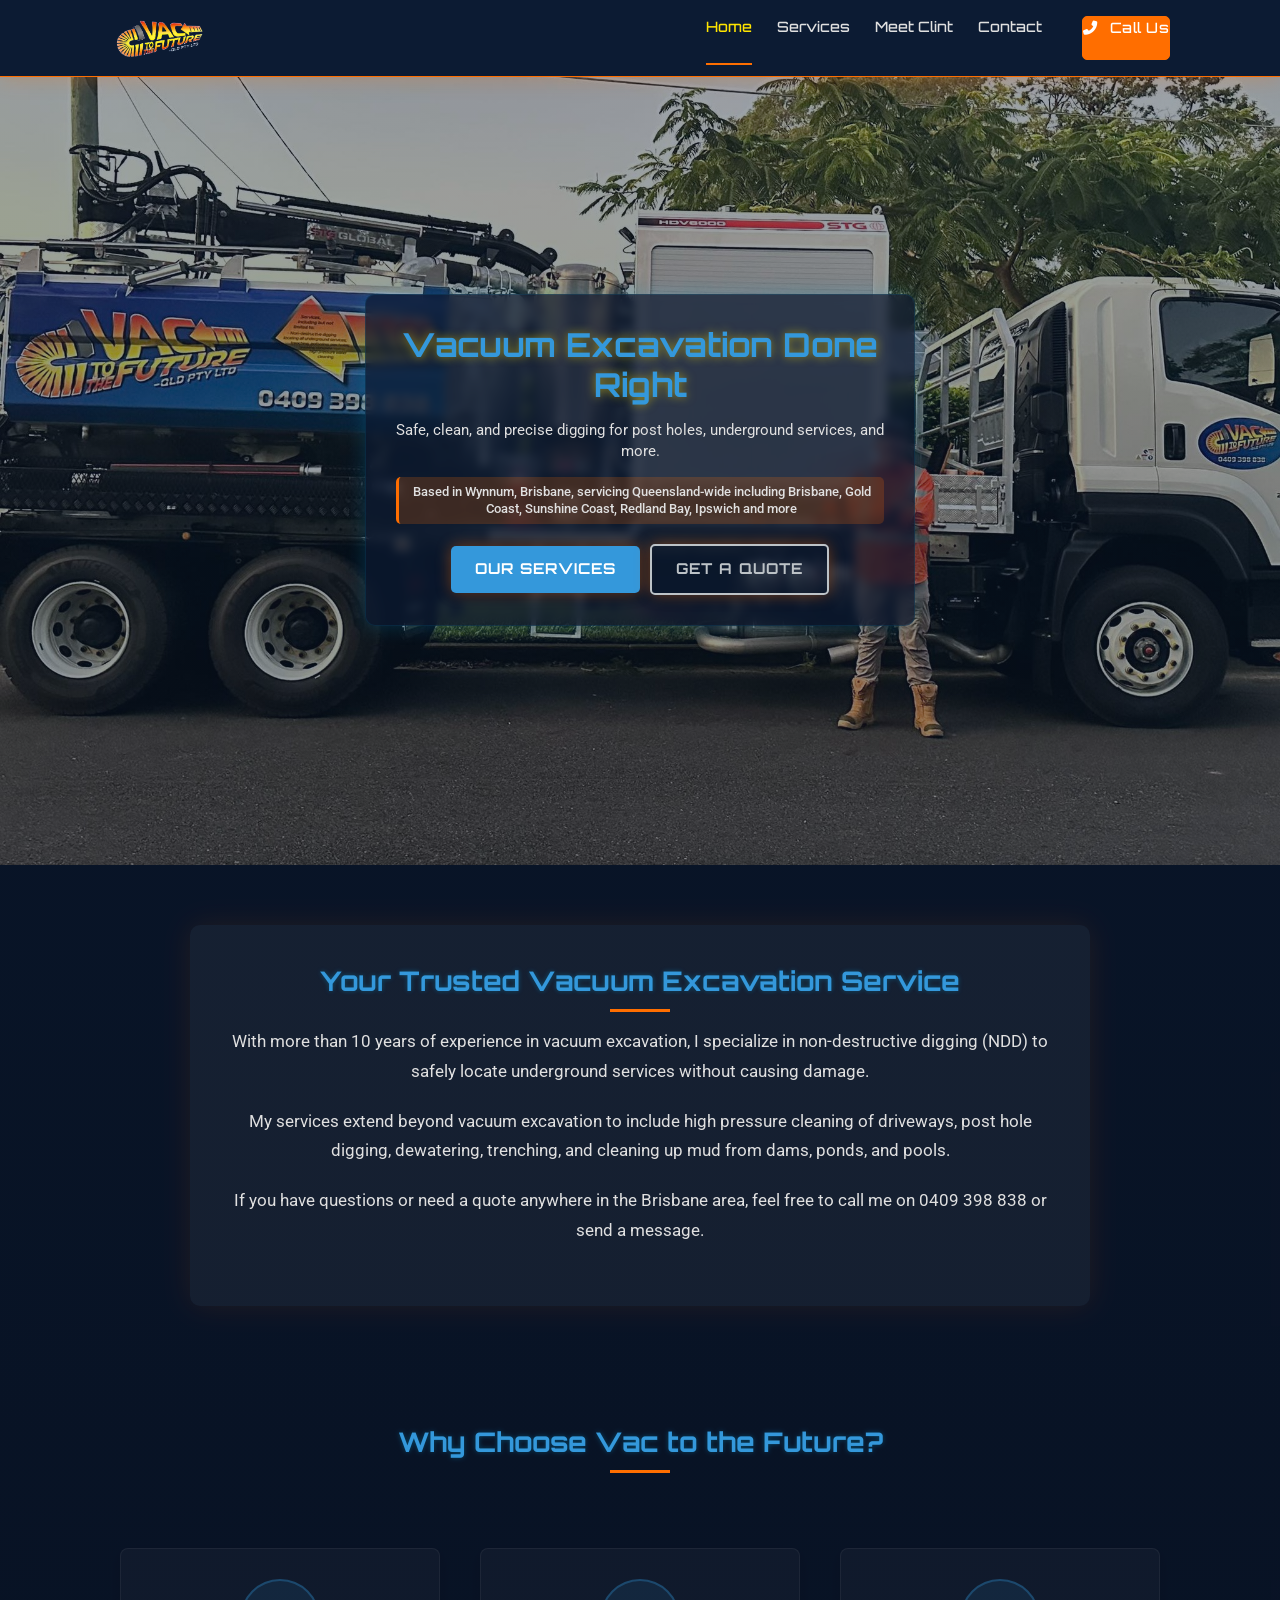
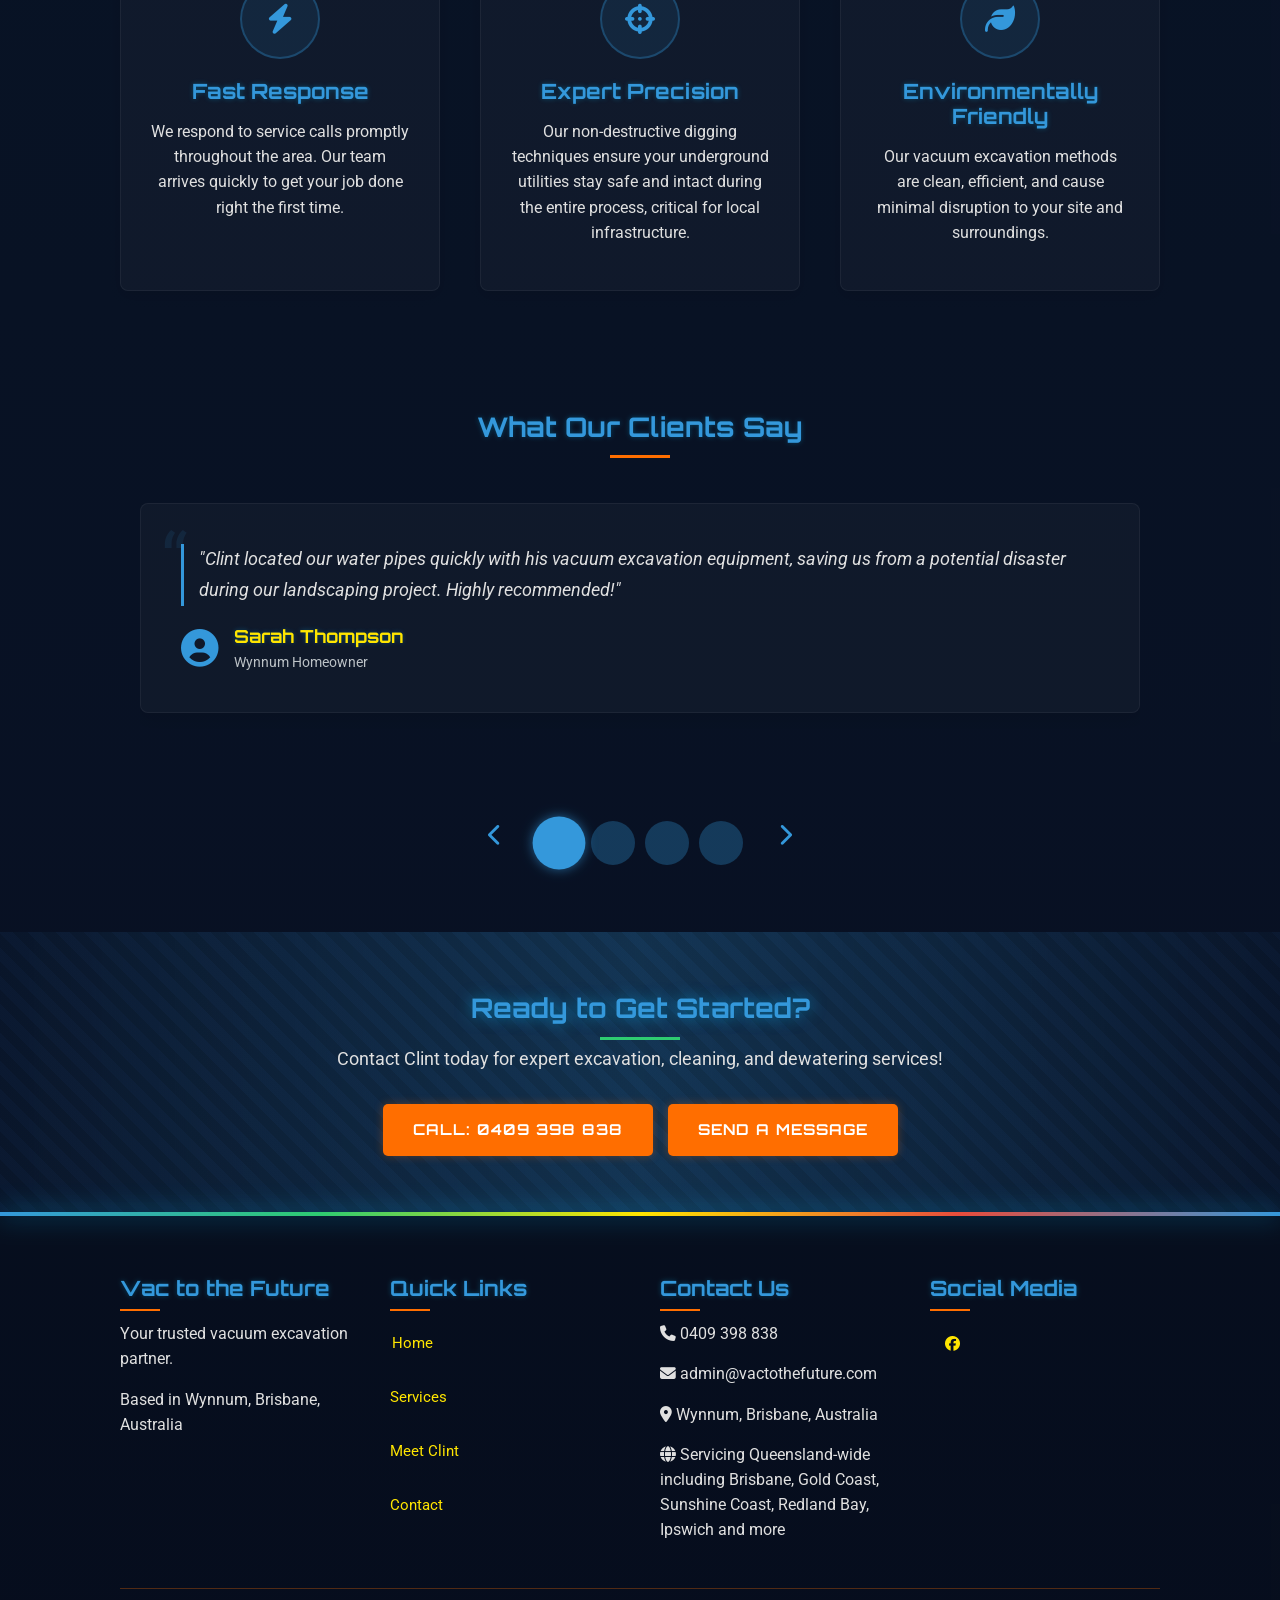
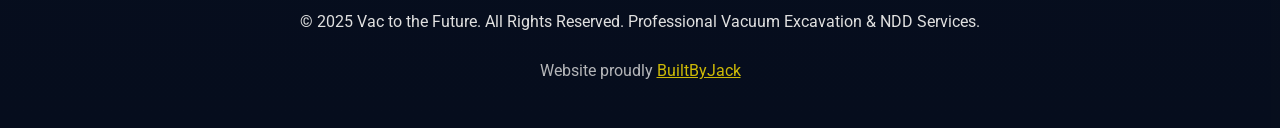
<file: index.html>
<!DOCTYPE html>
<html lang="en">
<head>
    <meta charset="UTF-8">
    <meta name="viewport" content="width=device-width, initial-scale=1.0">
    <meta name="description" content="Brisbane's trusted vacuum excavation specialists. Professional non-destructive digging, post hole services & underground utility location in Wynnum and throughout Queensland including Brisbane, Gold Coast, and Sunshine Coast. Call 0409398838.">
    <meta name="keywords" content="vacuum excavation Brisbane, non-destructive digging Wynnum, underground utility location Brisbane, post hole digging Brisbane, vacuum excavation services, NDD Brisbane">
    <meta name="author" content="Clint - Vac to the Future">
    <meta name="robots" content="index, follow">
    <meta name="googlebot" content="index, follow">
    <meta property="og:title" content="Vac to the Future | Brisbane's Vacuum Excavation Specialists">
    <meta property="og:description" content="Professional vacuum excavation, non-destructive digging, and underground utility location services across Queensland. Based in Wynnum, servicing Brisbane, Gold Coast, Sunshine Coast and more. Call 0409398838.">
    <meta property="og:image" content="images/489799987_122120971460797155_5659387781025122296_n.jpg">
    <meta property="og:url" content="https://vactothefuture.com.au">
    <meta property="og:type" content="website">
    <meta property="og:locale" content="en_AU">
    <meta name="twitter:card" content="summary_large_image">
    <title>Vacuum Excavation Brisbane | Non-Destructive Digging | Vac to the Future</title>
    <link rel="canonical" href="https://vactothefuture.com.au">
    <link rel="preload" href="/styles.css" as="style">
    <link rel="stylesheet" href="/styles.css">
    <link rel="preconnect" href="https://fonts.googleapis.com">
    <link rel="preconnect" href="https://fonts.gstatic.com" crossorigin>
    <link href="https://fonts.googleapis.com/css2?family=Orbitron:wght@400;700&family=Roboto:wght@300;400;700&display=swap" rel="stylesheet">
    <link rel="stylesheet" href="https://cdnjs.cloudflare.com/ajax/libs/font-awesome/6.5.1/css/all.min.css">
    <!-- Schema.org structured data for local business -->
    <script type="application/ld+json">
    {
        "@context": "https://schema.org",
        "@type": "LocalBusiness",
        "name": "Vac to the Future",
        "image": "images/489799987_122120971460797155_5659387781025122296_n.jpg",
        "description": "Professional vacuum excavation and non-destructive digging services across Queensland.",
        "address": {
            "@type": "PostalAddress",
            "streetAddress": "",
            "addressLocality": "Wynnum",
            "addressRegion": "QLD",
            "postalCode": "4178",
            "addressCountry": "AU"
        },
        "geo": {
            "@type": "GeoCoordinates",
            "latitude": "-27.4438",
            "longitude": "153.1677"
        },
        "url": "https://vactothefuture.com.au",
        "telephone": "0409398838",
        "priceRange": "$$",
        "openingHoursSpecification": [
            {
                "@type": "OpeningHoursSpecification",
                "dayOfWeek": ["Monday", "Tuesday", "Wednesday", "Thursday", "Friday"],
                "opens": "06:00",
                "closes": "18:00"
            },
            {
                "@type": "OpeningHoursSpecification",
                "dayOfWeek": "Saturday",
                "opens": "07:00",
                "closes": "15:00"
            }
        ],
        "sameAs": [
            "https://www.facebook.com/profile.php?id=61573914668702"
        ],
        "areaServed": {
            "@type": "GeoCircle",
            "geoMidpoint": {
                "@type": "GeoCoordinates",
                "latitude": "-27.4698",
                "longitude": "153.0251"
            },
            "geoRadius": "150000"
        },
        "serviceArea": {
            "@type": "GeoCircle",
            "geoMidpoint": {
                "@type": "GeoCoordinates",
                "latitude": "-27.4698",
                "longitude": "153.0251"
            },
            "geoRadius": "150000"
        },
        "hasOfferCatalog": {
            "@type": "OfferCatalog",
            "name": "Vacuum Excavation Services",
            "itemListElement": [
                {
                    "@type": "Offer",
                    "itemOffered": {
                        "@type": "Service",
                        "name": "Non-Destructive Digging (NDD)"
                    }
                },
                {
                    "@type": "Offer",
                    "itemOffered": {
                        "@type": "Service",
                        "name": "Underground Utility Location"
                    }
                },
                {
                    "@type": "Offer",
                    "itemOffered": {
                        "@type": "Service",
                        "name": "Post Hole Digging"
                    }
                }
            ]
        }
    }
    </script>
</head>
<body>
    <header>
        <div class="container">
            <div class="logo">
                <a href="index.html">
                    <img src="/images/0ead6f4c-886f-4816-9547-49a3c2108754.png" alt="Vac to the Future Logo" class="logo-image">
                </a>
            </div>
            <div class="header-right">
                <nav>
                    <ul id="mobile-menu">
                        <li class="brand-logo-mobile">
                            <img src="/images/0ead6f4c-886f-4816-9547-49a3c2108754.png" alt="Vac to the Future Logo" width="180">
                        </li>
                        <li><a href="index.html" class="active">Home</a></li>
                        <li><a href="services.html">Services</a></li>
                        <li><a href="team.html">Meet Clint</a></li>
                        <li><a href="contact.html">Contact</a></li>
                        <li><a href="tel:0409398838" class="nav-call"><i class="fas fa-phone-alt"></i> Call Us</a></li>
                    </ul>
                </nav>
            </div>
        </div>
    </header>

    <section class="hero">
        <div class="container">
            <div class="hero-content">
                <h2>Vacuum Excavation Done Right</h2>
                <p>Safe, clean, and precise digging for post holes, underground services, and more.</p>
                <p class="location-tag">Based in Wynnum, Brisbane, servicing Queensland-wide including Brisbane, Gold Coast, Sunshine Coast, Redland Bay, Ipswich and more</p>
                <div class="hero-buttons">
                    <a href="services.html" class="btn btn-services">Our Services</a>
                    <a href="contact.html" class="btn btn-alt">Get a Quote</a>
                </div>
            </div>
        </div>
    </section>

    <section class="intro">
        <div class="container">
            <div class="intro-content">
                <h2>Your Trusted Vacuum Excavation Service</h2>
                
                <p>With more than 10 years of experience in vacuum excavation, I specialize in non-destructive digging (NDD) to safely locate underground services without causing damage.</p>
                <p>My services extend beyond vacuum excavation to include high pressure cleaning of driveways, post hole digging, dewatering, trenching, and cleaning up mud from dams, ponds, and pools.</p>
                <p>If you have questions or need a quote anywhere in the Brisbane area, feel free to call me on 0409 398 838 or send a message.</p>
            </div>
        </div>
    </section>

    <section class="why-us">
        <div class="container">
            <h2>Why Choose Vac to the Future?</h2>
            <div class="features">
                <div class="feature">
                    <i class="fas fa-bolt"></i>
                    <h3>Fast Response</h3>
                    <p>We respond to service calls promptly throughout the area. Our team arrives quickly to get your job done right the first time.</p>
                </div>
                <div class="feature">
                    <i class="fas fa-crosshairs"></i>
                    <h3>Expert Precision</h3>
                    <p>Our non-destructive digging techniques ensure your underground utilities stay safe and intact during the entire process, critical for local infrastructure.</p>
                </div>
                <div class="feature">
                    <i class="fas fa-leaf"></i>
                    <h3>Environmentally Friendly</h3>
                    <p>Our vacuum excavation methods are clean, efficient, and cause minimal disruption to your site and surroundings.</p>
                </div>
            </div>
        </div>
    </section>

    <section class="testimonials">
        <div class="container">
            <h2>What Our Clients Say</h2>
            
            <div class="review-carousel">
                <div class="reviews-container">
                    <div class="review active">
                        <div class="review-content">
                            <div class="review-text">
                                <p>"Clint located our water pipes quickly with his vacuum excavation equipment, saving us from a potential disaster during our landscaping project. Highly recommended!"</p>
                            </div>
                            <div class="review-author">
                                <div class="author-image">
                                    <i class="fas fa-user-circle"></i>
                                </div>
                                <div class="author-info">
                                    <h4>Sarah Thompson</h4>
                                    <span>Wynnum Homeowner</span>
                                </div>
                            </div>
                        </div>
                    </div>

                    <div class="review">
                        <div class="review-content">
                            <div class="review-text">
                                <p>"We needed post holes for our new fence but were concerned about underground services. Vac to the Future did a perfect job, identifying a hidden cable we would have hit otherwise."</p>
                            </div>
                            <div class="review-author">
                                <div class="author-image">
                                    <i class="fas fa-user-circle"></i>
                                </div>
                                <div class="author-info">
                                    <h4>Michael Rodriguez</h4>
                                    <span>Bulimba Resident</span>
                                </div>
                            </div>
                        </div>
                    </div>

                    <div class="review">
                        <div class="review-content">
                            <div class="review-text">
                                <p>"After heavy rains filled our construction site with mud and water, Clint arrived promptly and handled the cleanup efficiently. His vacuum truck made short work of what would have been days of manual labor."</p>
                            </div>
                            <div class="review-author">
                                <div class="author-image">
                                    <i class="fas fa-user-circle"></i>
                                </div>
                                <div class="author-info">
                                    <h4>David Chen</h4>
                                    <span>Construction Manager</span>
                                </div>
                            </div>
                        </div>
                    </div>

                    <div class="review">
                        <div class="review-content">
                            <div class="review-text">
                                <p>"We've used Vac to the Future for several projects around our school. Clint is reliable, professional, and always makes safety the top priority. We appreciate his attention to detail."</p>
                            </div>
                            <div class="review-author">
                                <div class="author-image">
                                    <i class="fas fa-user-circle"></i>
                                </div>
                                <div class="author-info">
                                    <h4>Emma Wilson</h4>
                                    <span>School Facilities Manager</span>
                                </div>
                            </div>
                        </div>
                    </div>
                </div>
                
                <div class="carousel-controls">
                    <button class="carousel-control prev"><i class="fas fa-chevron-left"></i></button>
                    <div class="carousel-dots">
                        <span class="dot active" data-index="0"></span>
                        <span class="dot" data-index="1"></span>
                        <span class="dot" data-index="2"></span>
                        <span class="dot" data-index="3"></span>
                    </div>
                    <button class="carousel-control next"><i class="fas fa-chevron-right"></i></button>
                </div>
            </div>
        </div>
    </section>

    <section class="cta">
        <div class="container">
            <h2>Ready to Get Started?</h2>
            <p>Contact Clint today for expert excavation, cleaning, and dewatering services!</p>
            <div class="cta-buttons">
                <a href="tel:0409398838" class="btn">Call: 0409 398 838</a>
                <a href="contact.html" class="btn btn-alt">Send a Message</a>
            </div>
        </div>
    </section>

    <footer>
        <div class="container">
            <div class="footer-content">
                <div class="footer-section">
                    <h3>Vac to the Future</h3>
                    <p>Your trusted vacuum excavation partner.</p>
                    <p>Based in Wynnum, Brisbane, Australia</p>
                </div>
                <div class="footer-section">
                    <h3>Quick Links</h3>
                    <ul>
                        <li><a href="index.html">Home</a></li>
                        <li><a href="services.html">Services</a></li>
                        <li><a href="team.html">Meet Clint</a></li>
                        <li><a href="contact.html">Contact</a></li>
                    </ul>
                </div>
                <div class="footer-section">
                    <h3>Contact Us</h3>
                    <p><i class="fas fa-phone"></i> 0409 398 838</p>
                    <p><i class="fas fa-envelope"></i> admin@vactothefuture.com</p>
                    <p><i class="fas fa-map-marker-alt"></i> Wynnum, Brisbane, Australia</p>
                    <p><i class="fas fa-globe"></i> Servicing Queensland-wide including Brisbane, Gold Coast, Sunshine Coast, Redland Bay, Ipswich and more</p>
                </div>
                <div class="footer-section">
                    <h3>Social Media</h3>
                    <div class="social-links">
                        <a href="https://www.facebook.com/profile.php?id=61573914668702" target="_blank" rel="noopener noreferrer"><i class="fab fa-facebook"></i></a>
                    </div>
                </div>
            </div>
            <div class="copyright">
                <p>&copy; 2025 Vac to the Future. All Rights Reserved. Professional Vacuum Excavation & NDD Services.</p>
            </div>
            <div class="developer-credit">
                <p>Website proudly <a href="https://builtbyjack.com" target="_blank" rel="noopener noreferrer">BuiltByJack</a></p>
            </div>
        </div>
    </footer>

    <script src="script.js" defer></script>
</body>
</html>
</file>
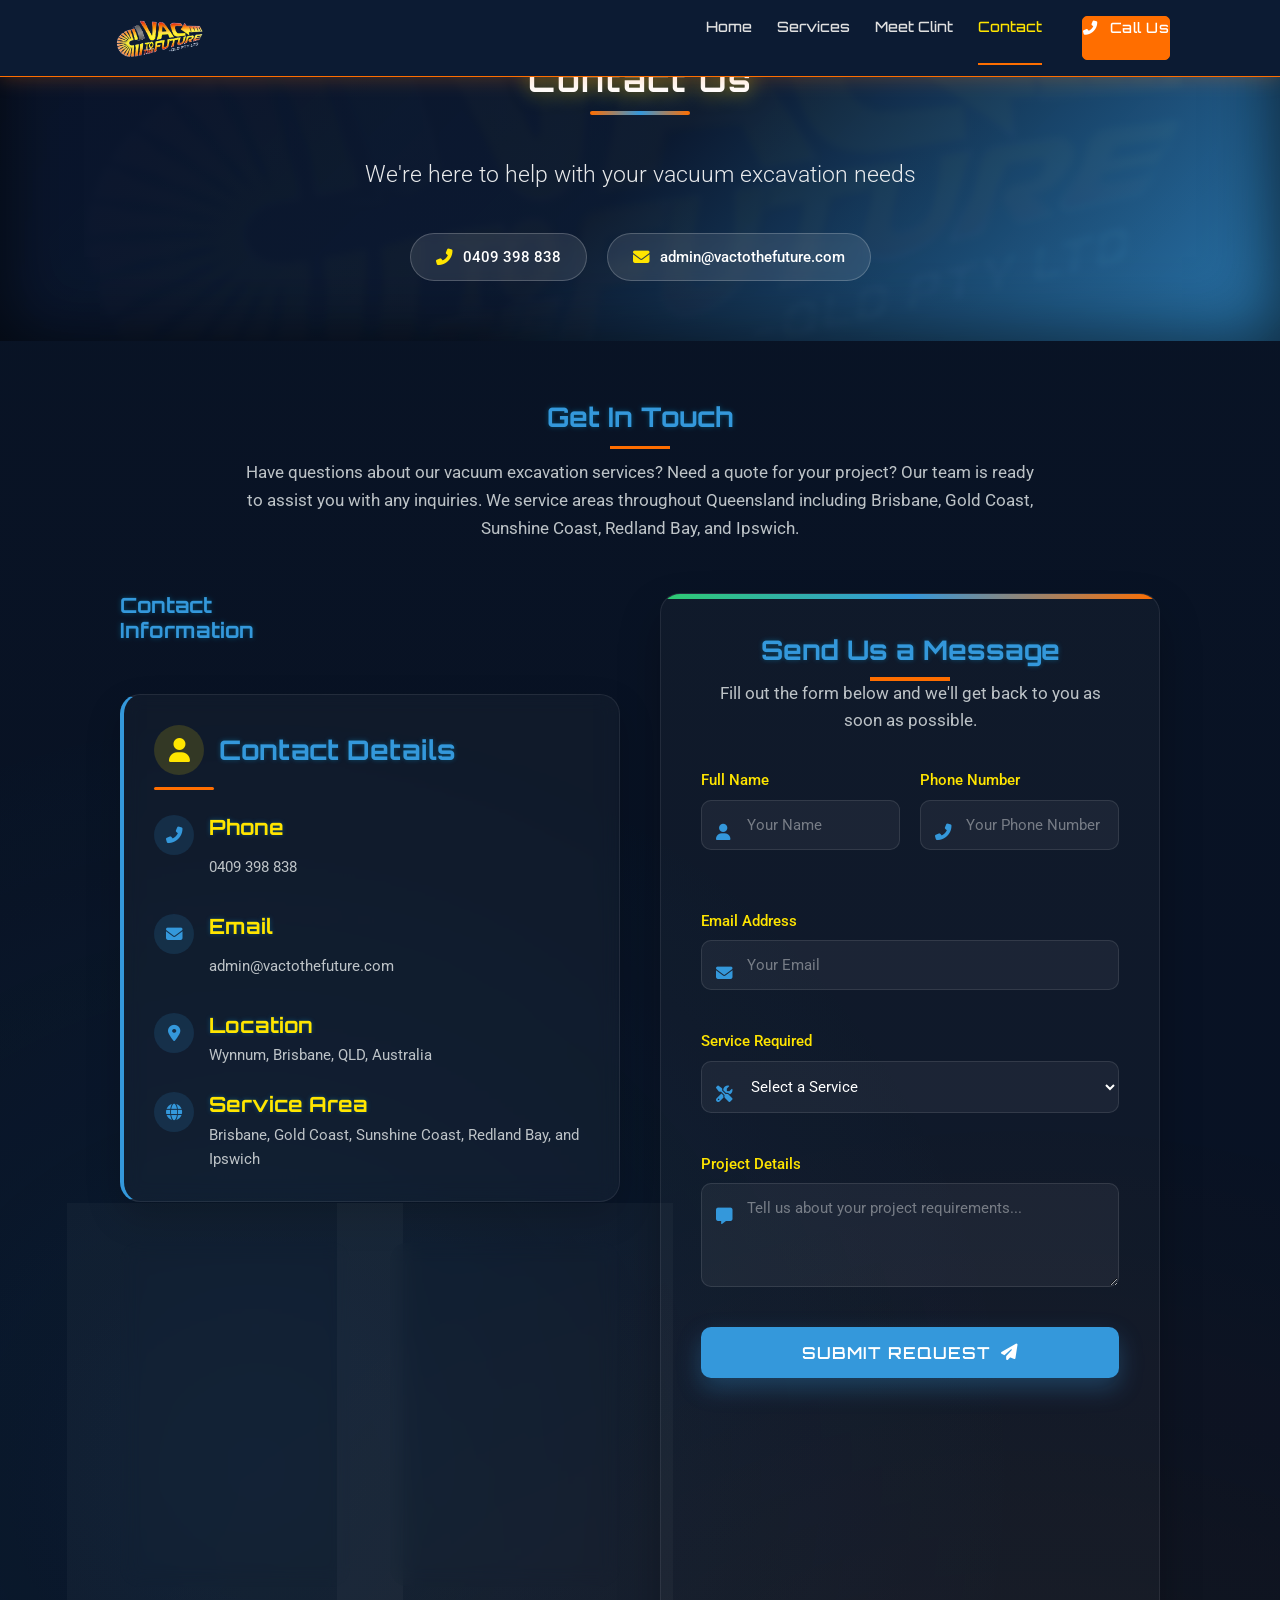
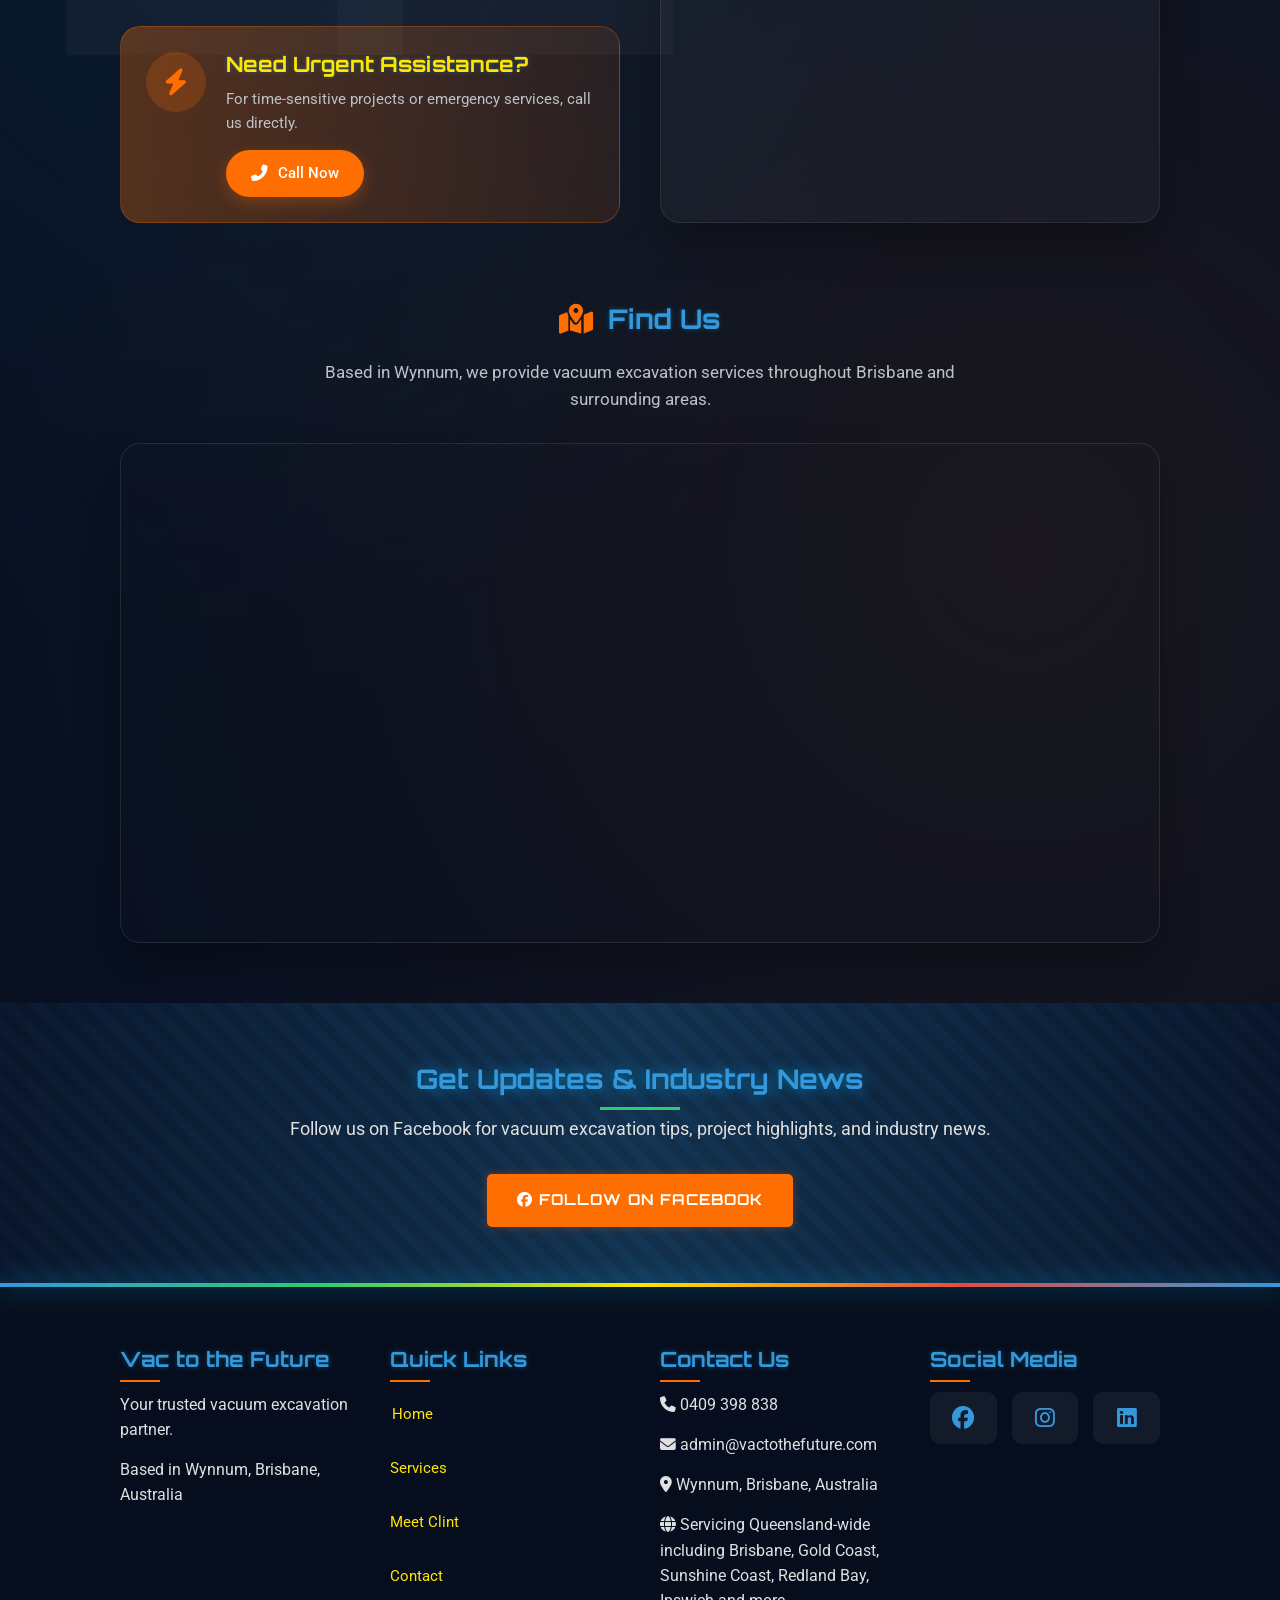
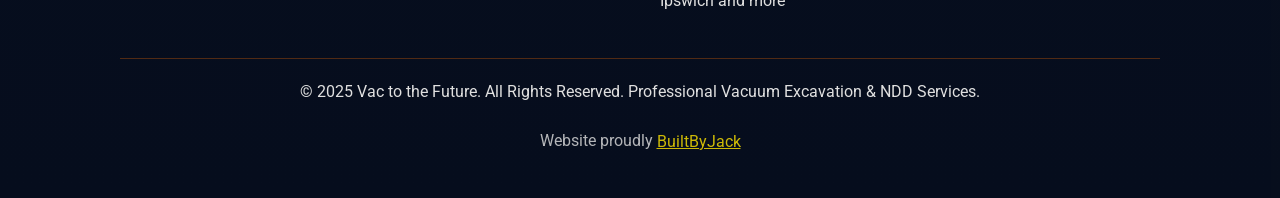
<file: contact.html>
<!DOCTYPE html>
<html lang="en">
<head>
    <meta charset="UTF-8">
    <meta name="viewport" content="width=device-width, initial-scale=1.0">
    <meta name="description" content="Contact Clint at Vac to the Future - Get in touch for vacuum excavation, underground utility location, and post hole digging services">
    <title>Contact Us | Vacuum Excavation Brisbane | Vac to the Future</title>
    <link rel="canonical" href="https://vactothefuture.com.au/contact">
    <link rel="preload" href="/styles.css" as="style">
    <link rel="stylesheet" href="/styles.css">
    <link rel="preconnect" href="https://fonts.googleapis.com">
    <link rel="preconnect" href="https://fonts.gstatic.com" crossorigin>
    <link href="https://fonts.googleapis.com/css2?family=Orbitron:wght@400;700&family=Roboto:wght@300;400;700&display=swap" rel="stylesheet">
    <link rel="stylesheet" href="https://cdnjs.cloudflare.com/ajax/libs/font-awesome/6.5.1/css/all.min.css">
    <!-- Custom styles for enhanced contact page -->
    <style>
        .contact-hero {
            padding: 160px 0 100px;
            text-align: center;
            background: linear-gradient(
                135deg,
                rgba(10, 20, 42, 0.95), 
                rgba(12, 27, 51, 0.85),
                rgba(52, 152, 219, 0.75)
            );
            position: relative;
            overflow: hidden;
            box-shadow: inset 0 0 70px rgba(0, 0, 0, 0.7);
        }
        
        .contact-hero:before {
            content: '';
            position: absolute;
            top: 0;
            left: 0;
            width: 100%;
            height: 100%;
            background-image: url('/images/0ead6f4c-886f-4816-9547-49a3c2108754.png');
            background-size: cover;
            background-position: center;
            background-repeat: no-repeat;
            opacity: 0.15;
            filter: blur(3px);
            z-index: -1;
        }
        
        .contact-hero:after {
            content: '';
            position: absolute;
            top: 0;
            left: 0;
            width: 100%;
            height: 100%;
            background-image: url('data:image/svg+xml;utf8,<svg xmlns="http://www.w3.org/2000/svg" width="100" height="100" viewBox="0 0 100 100"><circle cx="50" cy="50" r="0.3" fill="%23FFFFFF" opacity="0.15"/></svg>');
            pointer-events: none;
            opacity: 0.7;
            z-index: -1;
        }
        
        .contact-hero h1 {
            font-size: 3.2rem;
            margin-bottom: 25px;
            color: var(--white);
            text-shadow: 0 0 20px rgba(255, 229, 0, 0.6);
            animation: glow 2.5s infinite alternate;
            letter-spacing: 2px;
            position: relative;
            display: inline-block;
        }
        
        .contact-hero h1:after {
            content: '';
            position: absolute;
            width: 100px;
            height: 4px;
            background: linear-gradient(90deg, var(--neon-orange), var(--flux-blue), var(--neon-orange));
            bottom: -15px;
            left: 50%;
            transform: translateX(-50%);
            border-radius: 4px;
        }
        
        .contact-hero p {
            font-size: 1.4rem;
            max-width: 800px;
            margin: 30px auto 0;
            color: var(--white);
            font-weight: 300;
            line-height: 1.7;
            opacity: 0.9;
        }
        
        .hero-contact-quick {
            display: flex;
            justify-content: center;
            gap: 20px;
            margin-top: 40px;
        }
        
        .hero-contact-btn {
            padding: 12px 25px;
            border-radius: 50px;
            display: flex;
            align-items: center;
            gap: 10px;
            background: rgba(255, 255, 255, 0.1);
            backdrop-filter: blur(5px);
            border: 1px solid rgba(255, 255, 255, 0.2);
            color: var(--white);
            font-weight: 500;
            transition: all 0.3s ease;
        }
        
        .hero-contact-btn i {
            font-size: 1.1rem;
            color: var(--electric-yellow);
            transition: all 0.3s ease;
        }
        
        .hero-contact-btn:hover {
            background: rgba(52, 152, 219, 0.3);
            transform: translateY(-3px);
            border-color: var(--flux-blue);
        }
        
        .hero-contact-btn:hover i {
            transform: scale(1.2);
            color: var(--neon-orange);
        }
        
        @media (max-width: 767px) {
            .hero-contact-quick {
                flex-direction: column;
                align-items: center;
                gap: 15px;
            }
        }
        
        .contact-main {
            padding: 80px 0;
            background-color: rgba(0, 0, 0, 0.25);
            position: relative;
        }

        .contact-main:before {
            content: '';
            position: absolute;
            top: 0;
            left: 0;
            width: 100%;
            height: 100%;
            background-image: radial-gradient(circle at 20% 50%, rgba(52, 152, 219, 0.1) 0%, transparent 50%),
                            radial-gradient(circle at 80% 80%, rgba(255, 110, 0, 0.1) 0%, transparent 50%);
            pointer-events: none;
            z-index: -1;
        }
        
        .contact-container {
            display: grid;
            grid-template-columns: 1fr;
            gap: 50px;
            margin-top: 30px;
        }
        
        .contact-intro {
            text-align: center;
            max-width: 800px;
            margin: 0 auto 50px;
        }
        
        .contact-intro h2 {
            font-size: 2.5rem;
            margin-bottom: 25px;
            color: var(--flux-blue);
        }
        
        .contact-intro p {
            font-size: 1.1rem;
            color: var(--delorean-silver);
            line-height: 1.7;
        }
        
        .contact-info {
            display: grid;
            grid-template-columns: 1fr;
            gap: 30px;
        }
        
        .contact-card {
            background: rgba(255, 255, 255, 0.03);
            border-radius: 20px;
            padding: 30px;
            box-shadow: 0 15px 35px rgba(0, 0, 0, 0.2);
            border: 1px solid rgba(255, 255, 255, 0.08);
            transition: all 0.4s ease;
            position: relative;
            overflow: hidden;
            backdrop-filter: blur(10px);
        }
        
        .contact-card:hover {
            transform: translateY(-5px);
            box-shadow: 0 20px 40px rgba(0, 0, 0, 0.3);
            border-color: rgba(52, 152, 219, 0.3);
        }
        
        .card-header {
            display: flex;
            align-items: center;
            gap: 15px;
            margin-bottom: 25px;
            position: relative;
            padding-bottom: 15px;
        }
        
        .card-header:after {
            content: '';
            position: absolute;
            bottom: 0;
            left: 0;
            width: 60px;
            height: 3px;
            background: var(--neon-orange);
            border-radius: 3px;
        }
        
        .card-header i {
            font-size: 1.6rem;
            color: var(--electric-yellow);
            background-color: rgba(255, 229, 0, 0.15);
            width: 50px;
            height: 50px;
            display: flex;
            align-items: center;
            justify-content: center;
            border-radius: 50%;
            transition: all 0.3s ease;
        }
        
        .contact-card:hover .card-header i {
            transform: scale(1.15) rotate(5deg);
            background-color: rgba(255, 229, 0, 0.25);
            box-shadow: 0 0 20px rgba(255, 229, 0, 0.35);
        }
        
        .card-header h2 {
            font-size: 1.7rem;
            margin-bottom: 0;
            color: var(--flux-blue);
        }
        
        .card-header h2:after {
            display: none;
        }
        
        .contact-detail-item {
            display: flex;
            align-items: flex-start;
            gap: 15px;
            margin-bottom: 20px;
            transition: all 0.3s ease;
        }
        
        .contact-detail-item:last-child {
            margin-bottom: 0;
        }
        
        .contact-detail-item:hover {
            transform: translateX(5px);
        }
        
        .detail-icon {
            min-width: 40px;
            height: 40px;
            background-color: rgba(52, 152, 219, 0.15);
            border-radius: 50%;
            display: flex;
            align-items: center;
            justify-content: center;
            transition: all 0.3s ease;
        }
        
        .detail-icon i {
            font-size: 1.1rem;
            color: var(--flux-blue);
            transition: all 0.3s ease;
        }
        
        .contact-detail-item:hover .detail-icon {
            background-color: var(--flux-blue);
        }
        
        .contact-detail-item:hover .detail-icon i {
            color: var(--white);
        }
        
        .detail-content h3 {
            font-size: 1.1rem;
            margin-bottom: 5px;
            color: var(--electric-yellow);
        }
        
        .detail-content a, 
        .detail-content p {
            font-size: 1rem;
            margin-bottom: 0;
            color: var(--delorean-silver);
            transition: all 0.3s ease;
        }
        
        .detail-content a:hover {
            color: var(--neon-orange);
            text-decoration: underline;
        }
        
        .primary-card {
            border-left: 4px solid var(--flux-blue);
        }
        
        .hours-grid {
            display: grid;
            gap: 15px;
        }
        
        .hours-day {
            display: flex;
            justify-content: space-between;
            align-items: center;
            padding-bottom: 15px;
            border-bottom: 1px dashed rgba(255, 255, 255, 0.1);
        }
        
        .hours-day:last-child {
            border-bottom: none;
            padding-bottom: 0;
        }
        
        .day {
            font-size: 1rem;
            color: var(--delorean-silver);
            font-weight: 500;
        }
        
        .time {
            font-size: 1rem;
            color: var(--electric-yellow);
            font-weight: 500;
        }
        
        .social-card {
            text-align: center;
        }
        
        .social-card p {
            margin-bottom: 25px;
            font-size: 1rem;
            color: var(--delorean-silver);
        }
        
        .social-links {
            display: flex;
            justify-content: center;
            gap: 15px;
        }
        
        .social-links a {
            display: flex;
            flex-direction: column;
            align-items: center;
            gap: 8px;
            transition: all 0.3s ease;
            padding: 15px;
            border-radius: 10px;
            background: rgba(255, 255, 255, 0.05);
            flex: 1;
        }
        
        .social-links a i {
            font-size: 1.5rem;
            color: var(--flux-blue);
            transition: all 0.3s ease;
        }
        
        .social-links a span {
            font-size: 0.9rem;
            color: var(--delorean-silver);
            transition: all 0.3s ease;
        }
        
        .social-links a:hover {
            background: rgba(52, 152, 219, 0.15);
            transform: translateY(-5px);
        }
        
        .social-links a:hover i {
            color: var(--neon-orange);
            transform: scale(1.2);
        }
        
        .social-links a:hover span {
            color: var(--white);
        }
        
        .emergency-card {
            display: flex;
            gap: 20px;
            background: linear-gradient(
                to right, 
                rgba(255, 110, 0, 0.3), 
                rgba(255, 110, 0, 0.1)
            );
            padding: 25px;
            border-radius: 20px;
            border: 1px solid rgba(255, 110, 0, 0.3);
            position: relative;
            overflow: hidden;
            animation: emergencyGlow 3s infinite alternate;
        }
        
        @keyframes emergencyGlow {
            from { box-shadow: 0 0 15px rgba(255, 110, 0, 0.3); }
            to { box-shadow: 0 0 30px rgba(255, 110, 0, 0.6); }
        }
        
        .emergency-icon {
            min-width: 60px;
            height: 60px;
            background: rgba(255, 110, 0, 0.2);
            border-radius: 50%;
            display: flex;
            align-items: center;
            justify-content: center;
        }
        
        .emergency-icon i {
            font-size: 1.8rem;
            color: var(--neon-orange);
            animation: blink 1.5s infinite;
        }
        
        @keyframes blink {
            0%, 100% { opacity: 1; }
            50% { opacity: 0.5; }
        }
        
        .emergency-content h3 {
            font-size: 1.4rem;
            color: var(--electric-yellow);
            margin-bottom: 10px;
        }
        
        .emergency-content p {
            font-size: 1rem;
            color: var(--delorean-silver);
            margin-bottom: 15px;
        }
        
        .emergency-btn {
            display: inline-flex;
            align-items: center;
            gap: 10px;
            background: var(--neon-orange);
            color: var(--white);
            padding: 12px 25px;
            border-radius: 50px;
            font-weight: 500;
            transition: all 0.3s ease;
            box-shadow: 0 5px 15px rgba(255, 110, 0, 0.3);
        }
        
        .emergency-btn i {
            font-size: 1.1rem;
        }
        
        .emergency-btn:hover {
            background: var(--electric-yellow);
            color: var(--midnight-blue);
            transform: translateY(-3px);
            box-shadow: 0 8px 20px rgba(255, 229, 0, 0.4);
        }
        
        .contact-form-container {
            background: rgba(255, 255, 255, 0.03);
            border-radius: 20px;
            padding: 40px;
            box-shadow: 0 20px 40px rgba(0, 0, 0, 0.25);
            border: 1px solid rgba(255, 255, 255, 0.08);
            position: relative;
            overflow: hidden;
            animation: formGlow 4s infinite alternate;
        }
        
        .contact-form-container:before {
            content: '';
            position: absolute;
            top: 0;
            left: 0;
            width: 100%;
            height: 5px;
            background: linear-gradient(90deg, var(--time-circuit-green), var(--flux-blue), var(--neon-orange));
        }
        
        .form-header {
            text-align: center;
            margin-bottom: 35px;
        }
        
        .form-header h2 {
            font-size: 2.2rem;
            margin-bottom: 15px;
            color: var(--flux-blue);
        }
        
        .form-header h2:after {
            width: 80px;
            height: 4px;
            bottom: -15px;
        }
        
        .form-header p {
            color: var(--delorean-silver);
            font-size: 1.1rem;
        }
        
        .form-row {
            display: grid;
            grid-template-columns: 1fr;
            gap: 20px;
            margin-bottom: 20px;
        }
        
        .form-group {
            margin-bottom: 25px;
        }
        
        .form-group label {
            display: block;
            margin-bottom: 8px;
            font-size: 1rem;
            color: var(--electric-yellow);
            font-weight: 500;
        }
        
        .input-icon-wrap {
            position: relative;
            display: flex;
            align-items: center;
        }
        
        .input-icon-wrap i {
            position: absolute;
            left: 15px;
            top: 50%;
            transform: translateY(-50%);
            color: var(--flux-blue);
            font-size: 1.1rem;
            z-index: 1;
            transition: all 0.3s ease;
        }
        
        .textarea-wrap i {
            top: 25px;
            transform: none;
        }
        
        .input-icon-wrap input,
        .input-icon-wrap select,
        .input-icon-wrap textarea {
            width: 100%;
            padding: 15px 15px 15px 45px;
            background: rgba(255, 255, 255, 0.05);
            border: 1px solid rgba(255, 255, 255, 0.1);
            border-radius: 10px;
            color: var(--white);
            font-size: 1rem;
            font-family: 'Roboto', sans-serif;
            transition: all 0.3s ease;
        }
        
        /* Fix for dropdown options color */
        .input-icon-wrap select option {
            background-color: var(--midnight-blue);
            color: var(--white);
        }
        
        .input-icon-wrap input:focus,
        .input-icon-wrap select:focus,
        .input-icon-wrap textarea:focus {
            outline: none;
            border-color: var(--flux-blue);
            box-shadow: 0 0 15px rgba(52, 152, 219, 0.3);
            background: rgba(255, 255, 255, 0.08);
        }
        
        .input-icon-wrap input:focus + i,
        .input-icon-wrap select:focus + i,
        .input-icon-wrap textarea:focus + i {
            color: var(--electric-yellow);
            transform: translateY(-50%) scale(1.1);
        }
        
        .textarea-wrap textarea:focus + i {
            transform: scale(1.1);
        }
        
        .input-icon-wrap input::placeholder,
        .input-icon-wrap textarea::placeholder {
            color: rgba(255, 255, 255, 0.4);
        }
        
        .submit-btn {
            width: 100%;
            padding: 15px 25px;
            border: none;
            background: var(--flux-blue);
            color: var(--white);
            font-size: 1.1rem;
            font-weight: 600;
            border-radius: 10px;
            cursor: pointer;
            transition: all 0.3s ease;
            display: flex;
            align-items: center;
            justify-content: center;
            gap: 10px;
            margin-top: 15px;
            font-family: 'Orbitron', sans-serif;
            text-transform: uppercase;
            letter-spacing: 1px;
            box-shadow: 0 10px 25px rgba(52, 152, 219, 0.3);
            position: relative;
            overflow: hidden;
            z-index: 1;
        }
        
        .submit-btn:before {
            content: '';
            position: absolute;
            top: 0;
            left: 0;
            width: 100%;
            height: 100%;
            background: linear-gradient(90deg, transparent, rgba(255, 255, 255, 0.2), transparent);
            transform: translateX(-100%);
            transition: all 0.6s ease;
            z-index: -1;
        }
        
        .submit-btn:hover {
            background: var(--neon-orange);
            transform: translateY(-5px);
            box-shadow: 0 15px 30px rgba(255, 110, 0, 0.4);
        }
        
        .submit-btn:hover:before {
            transform: translateX(100%);
        }
        
        .submit-btn i {
            font-size: 1.1rem;
            transition: all 0.3s ease;
        }
        
        .submit-btn:hover i {
            transform: translateX(5px);
        }
        
        .map-section {
            margin-top: 80px;
            text-align: center;
        }
        
        .map-header {
            display: flex;
            align-items: center;
            justify-content: center;
            gap: 15px;
            margin-bottom: 25px;
        }
        
        .map-header i {
            font-size: 2rem;
            color: var(--neon-orange);
        }
        
        .map-header h2 {
            font-size: 2.2rem;
            margin-bottom: 0;
        }
        
        .map-header h2:after {
            display: none;
        }
        
        .service-area-info {
            max-width: 700px;
            margin: 0 auto 30px;
        }
        
        .service-area-info p {
            font-size: 1.1rem;
            color: var(--delorean-silver);
        }
        
        .map-container {
            height: 450px;
            border-radius: 20px;
            overflow: hidden;
            box-shadow: 0 20px 40px rgba(0, 0, 0, 0.3);
            border: 1px solid rgba(255, 255, 255, 0.1);
            position: relative;
        }
        
        .map-container iframe {
            position: absolute;
            top: 0;
            left: 0;
            width: 100%;
            height: 100%;
        }
        
        @keyframes formGlow {
            0%, 100% { box-shadow: 0 15px 35px rgba(0, 0, 0, 0.25); }
            50% { box-shadow: 0 15px 35px rgba(52, 152, 219, 0.3); }
        }
        
        @media (min-width: 768px) {
            .contact-container {
                grid-template-columns: 1fr 1fr;
                gap: 40px;
            }
            
            .form-row {
                grid-template-columns: 1fr 1fr;
                gap: 20px;
            }
            
            .contact-hero h1 {
                font-size: 3.5rem;
            }
            
            .contact-hero p {
                font-size: 1.5rem;
            }
            
            .contact-info {
                display: grid;
                grid-template-columns: 1fr 1fr;
                grid-template-rows: auto auto;
                gap: 30px;
            }
            
            .primary-card {
                grid-column: 1 / 3;
            }
            
            .emergency-card {
                grid-column: 1 / 3;
            }
        }
        
        @media (max-width: 767px) {
            .hero-contact-quick {
                flex-direction: column;
                align-items: center;
                gap: 15px;
            }
            
            .contact-hero h1 {
                font-size: 2.5rem;
            }
            
            .contact-hero p {
                font-size: 1.1rem;
                padding: 0 15px;
            }
            
            .card-header {
                flex-direction: column;
                text-align: center;
            }
            
            .card-header:after {
                left: 50%;
                transform: translateX(-50%);
            }
            
            .social-links {
                flex-direction: column;
            }
            
            .emergency-card {
                flex-direction: column;
                align-items: center;
                text-align: center;
            }
            
            .contact-form-container {
                padding: 30px 20px;
            }
            
            .form-header h2 {
                font-size: 1.8rem;
            }
            
            .map-header {
                flex-direction: column;
            }
            
            .map-container {
                height: 350px;
            }
        }
        
        @media (min-width: 992px) {
            .contact-info {
                gap: 40px;
            }
            
            .contact-detail-item {
                margin-bottom: 25px;
            }
            
            .card-header h2 {
                font-size: 1.8rem;
            }
            
            .form-header h2 {
                font-size: 2.3rem;
            }
            
            .map-container {
                height: 500px;
            }
        }
    </style>
</head>
<body>
    <header>
        <div class="container">
            <div class="logo">
                <a href="index.html">
                    <img src="/images/0ead6f4c-886f-4816-9547-49a3c2108754.png" alt="Vac to the Future Logo" class="logo-image">
                </a>
            </div>
            <div class="header-right">
                <nav>
                    <ul id="mobile-menu">
                        <li class="brand-logo-mobile">
                            <img src="/images/0ead6f4c-886f-4816-9547-49a3c2108754.png" alt="Vac to the Future Logo" width="180">
                        </li>
                        <li><a href="index.html">Home</a></li>
                        <li><a href="services.html">Services</a></li>
                        <li><a href="team.html">Meet Clint</a></li>
                        <li><a href="contact.html" class="active">Contact</a></li>
                        <li><a href="tel:0409398838" class="nav-call"><i class="fas fa-phone-alt"></i> Call Us</a></li>
                    </ul>
                </nav>
            </div>
        </div>
    </header>

    <!-- Contact Hero Section -->
    <section class="contact-hero">
        <div class="container">
            <h1>Contact Us</h1>
            <p>We're here to help with your vacuum excavation needs</p>
            <div class="hero-contact-quick">
                <a href="tel:0409398838" class="hero-contact-btn"><i class="fas fa-phone-alt"></i> 0409 398 838</a>
                <a href="mailto:admin@vactothefuture.com" class="hero-contact-btn"><i class="fas fa-envelope"></i> admin@vactothefuture.com</a>
            </div>
        </div>
    </section>

    <!-- Main Contact Section -->
    <section class="contact-main">
        <div class="container">
            <!-- Introduction with better visual hierarchy -->
            <div class="contact-intro">
                <h2>Get In Touch</h2>
                <p>Have questions about our vacuum excavation services? Need a quote for your project? Our team is ready to assist you with any inquiries. We service areas throughout Queensland including Brisbane, Gold Coast, Sunshine Coast, Redland Bay, and Ipswich.</p>
            </div>
            <div class="contact-container">
                <div class="contact-info">
                    <h3 class="section-divider"><span>Contact Information</span></h3>
                    <div class="contact-card primary-card">
                        <div class="card-header">
                            <i class="fas fa-user"></i>
                            <h2>Contact Details</h2>
                        </div>
                        <div class="contact-detail-item">
                            <div class="detail-icon">
                                <i class="fas fa-phone-alt"></i>
                            </div>
                            <div class="detail-content">
                                <h3>Phone</h3>
                                <a href="tel:0409398838">0409 398 838</a>
                            </div>
                        </div>
                        <div class="contact-detail-item">
                            <div class="detail-icon">
                                <i class="fas fa-envelope"></i>
                            </div>
                            <div class="detail-content">
                                <h3>Email</h3>
                                <a href="mailto:admin@vactothefuture.com">admin@vactothefuture.com</a>
                            </div>
                        </div>
                        <div class="contact-detail-item">
                            <div class="detail-icon">
                                <i class="fas fa-map-marker-alt"></i>
                            </div>
                            <div class="detail-content">
                                <h3>Location</h3>
                                <p>Wynnum, Brisbane, QLD, Australia</p>
                            </div>
                        </div>
                        <div class="contact-detail-item">
                            <div class="detail-icon">
                                <i class="fas fa-globe"></i>
                            </div>
                            <div class="detail-content">
                                <h3>Service Area</h3>
                                <p>Brisbane, Gold Coast, Sunshine Coast, Redland Bay, and Ipswich</p>
                            </div>
                        </div>
                    </div>
                    
                    <div class="contact-card">
                        <div class="card-header">
                            <i class="fas fa-clock"></i>
                            <h2>Operating Hours</h2>
                        </div>
                        <div class="hours-grid">
                            <div class="hours-day">
                                <span class="day">Monday - Friday</span>
                                <span class="time">06:00 - 18:00</span>
                            </div>
                            <div class="hours-day">
                                <span class="day">Saturday</span>
                                <span class="time">07:00 - 15:00</span>
                            </div>
                            <div class="hours-day">
                                <span class="day">Sunday</span>
                                <span class="time">Closed</span>
                            </div>
                        </div>
                    </div>
                    
                    <div class="contact-card social-card">
                        <div class="card-header">
                            <i class="fas fa-share-alt"></i>
                            <h2>Social Media</h2>
                        </div>
                        <p>Connect with us on social media for updates and more:</p>
                        <div class="social-links">
                            <a href="https://www.facebook.com/profile.php?id=61573914668702" target="_blank" rel="noopener noreferrer">
                                <i class="fab fa-facebook-f"></i>
                                <span>Facebook</span>
                            </a>
                        </div>
                    </div>
                    
                    <div class="emergency-card">
                        <div class="emergency-icon">
                            <i class="fas fa-bolt"></i>
                        </div>
                        <div class="emergency-content">
                            <h3>Need Urgent Assistance?</h3>
                            <p>For time-sensitive projects or emergency services, call us directly.</p>
                            <a href="tel:0409398838" class="emergency-btn">
                                <i class="fas fa-phone-alt"></i> Call Now
                            </a>
                        </div>
                    </div>
                </div>
                
                <div class="contact-form-container">
                    <div class="form-header">
                        <h2>Send Us a Message</h2>
                        <p>Fill out the form below and we'll get back to you as soon as possible.</p>
                    </div>
                    <form id="contact-form" action="#" method="POST" aria-label="Contact Form">
                        <div class="form-row">
                            <div class="form-group">
                                <label for="name" id="name-label">Full Name</label>
                                <div class="input-icon-wrap">
                                    <i class="fas fa-user"></i>
                                    <input type="text" id="name" name="name" placeholder="Your Name" required aria-required="true" aria-labelledby="name-label">
                                </div>
                            </div>
                            <div class="form-group">
                                <label for="phone" id="phone-label">Phone Number</label>
                                <div class="input-icon-wrap">
                                    <i class="fas fa-phone-alt"></i>
                                    <input type="tel" id="phone" name="phone" placeholder="Your Phone Number" pattern="^(?:\+?61|0)[2-478](?:[ -]?[0-9]){8}$" title="Enter a valid Australian phone number (e.g., 0412 345 678)" required aria-required="true" aria-labelledby="phone-label">
                                </div>
                            </div>
                        </div>
                        <div class="form-group">
                            <label for="email" id="email-label">Email Address</label>
                            <div class="input-icon-wrap">
                                <i class="fas fa-envelope"></i>
                                <input type="email" id="email" name="email" placeholder="Your Email" required aria-required="true" aria-labelledby="email-label">
                            </div>
                        </div>
                        <div class="form-group">
                            <label for="service" id="service-label">Service Required</label>
                            <div class="input-icon-wrap">
                                <i class="fas fa-tools"></i>
                                <select id="service" name="service" required aria-required="true" aria-labelledby="service-label">
                                    <option value="">Select a Service</option>
                                    <option value="ndd">Non-Destructive Digging (NDD)</option>
                                    <option value="utility-location">Underground Utility Location</option>
                                    <option value="post-holes">Post Hole Digging</option>
                                    <option value="trench">Trench Excavation</option>
                                    <option value="high-pressure">High Pressure Cleaning</option>
                                    <option value="dewatering">Dewatering Services</option>
                                    <option value="mud-cleanup">Mud Cleanup</option>
                                    <option value="potholing">Potholing Services</option>
                                    <option value="other">Other (Please Specify)</option>
                                </select>
                            </div>
                        </div>
                        <div class="form-group">
                            <label for="message" id="message-label">Project Details</label>
                            <div class="input-icon-wrap textarea-wrap">
                                <i class="fas fa-comment-alt"></i>
                                <textarea id="message" name="message" rows="4" placeholder="Tell us about your project requirements..." required aria-required="true" aria-labelledby="message-label"></textarea>
                            </div>
                        </div>
                        <button type="submit" class="submit-btn">
                            <span>Submit Request</span>
                            <i class="fas fa-paper-plane"></i>
                        </button>
                    </form>
                </div>
            </div>
            
            <div class="map-section">
                <div class="map-header">
                    <i class="fas fa-map-marked-alt"></i>
                    <h2>Find Us</h2>
                </div>
                <div class="service-area-info">
                    <p>Based in Wynnum, we provide vacuum excavation services throughout Brisbane and surrounding areas.</p>
                </div>
                <div class="map-container">
                    <iframe src="https://www.google.com/maps/embed?pb=!1m18!1m12!1m3!1d14160.042982302425!2d153.16769863045773!3d-27.443827913303285!2m3!1f0!2f0!3f0!3m2!1i1024!2i768!4f13.1!3m3!1m2!1s0x6b915f5860ebb01f%3A0x502a35af3decb90!2sWynnum%20QLD%204178%2C%20Australia!5e0!3m2!1sen!2sus!4v1714467257652!5m2!1sen!2sus" 
                    width="100%" height="100%" style="border:0;" allowfullscreen="" loading="lazy" referrerpolicy="no-referrer-when-downgrade"></iframe>
                </div>
            </div>
        </div>
    </section>

    <section class="cta simple-cta">
        <div class="container">
            <h2>Get Updates & Industry News</h2>
            <p>Follow us on Facebook for vacuum excavation tips, project highlights, and industry news.</p>
            <div class="cta-buttons">
                <a href="https://www.facebook.com/profile.php?id=61573914668702" target="_blank" rel="noopener noreferrer" class="btn">
                    <i class="fab fa-facebook"></i> Follow On Facebook
                </a>
            </div>
        </div>
    </section>

    <footer>
        <div class="container">
            <div class="footer-content">
                <div class="footer-section">
                    <h3>Vac to the Future</h3>
                    <p>Your trusted vacuum excavation partner.</p>
                    <p>Based in Wynnum, Brisbane, Australia</p>
                </div>
                <div class="footer-section">
                    <h3>Quick Links</h3>
                    <ul>
                        <li><a href="index.html">Home</a></li>
                        <li><a href="services.html">Services</a></li>
                        <li><a href="team.html">Meet Clint</a></li>
                        <li><a href="contact.html">Contact</a></li>
                    </ul>
                </div>
                <div class="footer-section">
                    <h3>Contact Us</h3>
                    <p><i class="fas fa-phone"></i> 0409 398 838</p>
                    <p><i class="fas fa-envelope"></i> admin@vactothefuture.com</p>
                    <p><i class="fas fa-map-marker-alt"></i> Wynnum, Brisbane, Australia</p>
                    <p><i class="fas fa-globe"></i> Servicing Queensland-wide including Brisbane, Gold Coast, Sunshine Coast, Redland Bay, Ipswich and more</p>
                </div>
                <div class="footer-section">
                    <h3>Social Media</h3>
                    <div class="social-links">
                        <a href="https://www.facebook.com/profile.php?id=61573914668702" target="_blank" rel="noopener noreferrer"><i class="fab fa-facebook"></i></a>
                        <a href="#"><i class="fab fa-instagram"></i></a>
                        <a href="#"><i class="fab fa-linkedin"></i></a>
                    </div>
                </div>
            </div>
            <div class="copyright">
                <p>&copy; 2025 Vac to the Future. All Rights Reserved. Professional Vacuum Excavation & NDD Services.</p>
            </div>
            <div class="developer-credit">
                <p>Website proudly <a href="https://builtbyjack.com" target="_blank" rel="noopener noreferrer">BuiltByJack</a></p>
            </div>
        </div>
    </footer>

    <script src="script.js" defer></script>
</body>
</html>
</file>
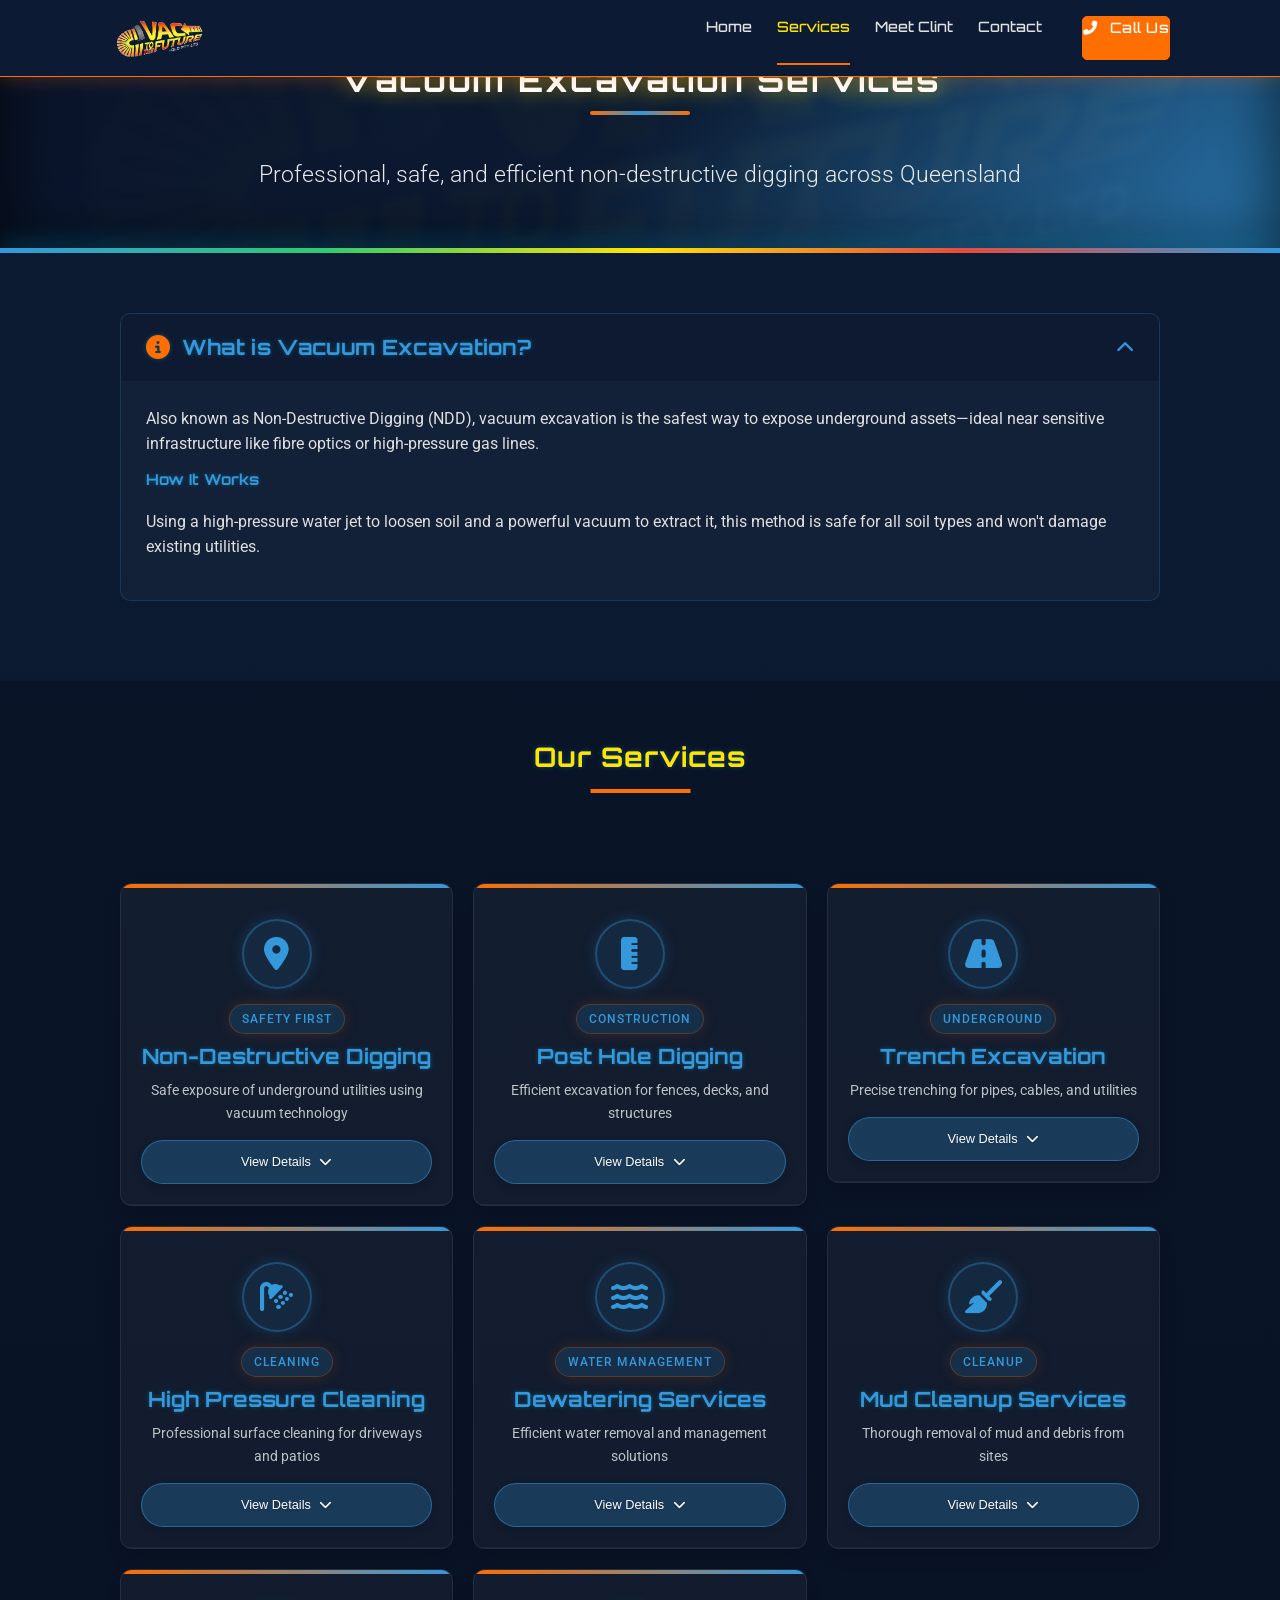
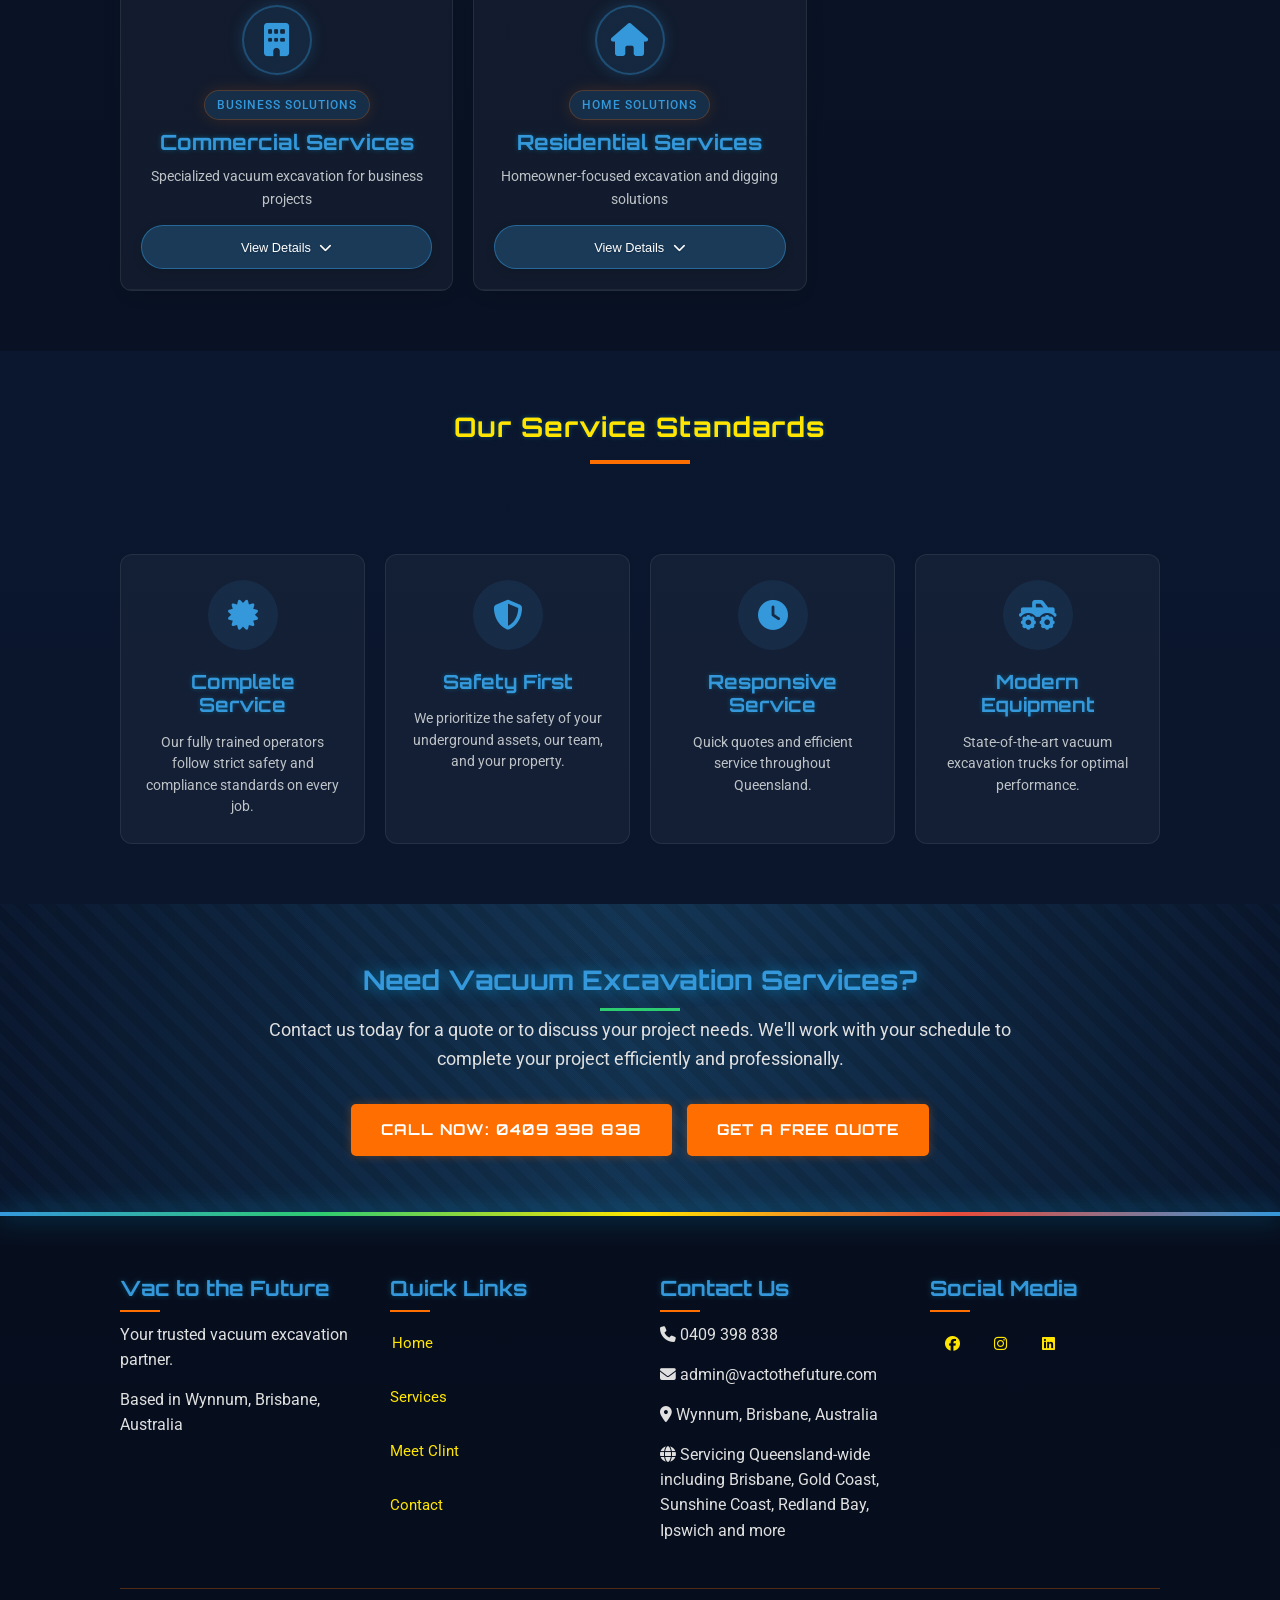
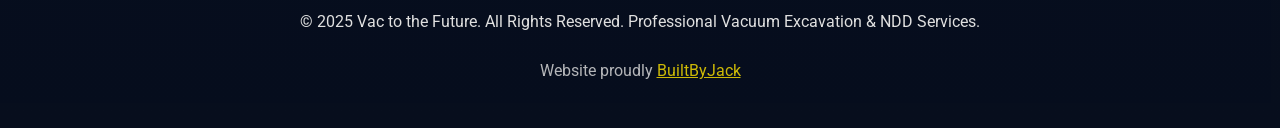
<file: services.html>
<!DOCTYPE html>
<html lang="en">
<head>
    <meta charset="UTF-8">
    <meta name="viewport" content="width=device-width, initial-scale=1.0">
    <meta name="description" content="Our professional vacuum excavation services include non-destructive digging, underground utility location, high-pressure cleaning & dewatering. Queensland-wide service including Brisbane, Gold Coast, Sunshine Coast, Redland Bay and Ipswich.">
    <meta name="keywords" content="vacuum excavation services Queensland, non-destructive digging Brisbane, post hole digging Wynnum, utility location Brisbane, high pressure cleaning Brisbane, dewatering services Brisbane">
    <meta name="author" content="Clint - Vac to the Future">
    <meta name="robots" content="index, follow">
    <meta name="googlebot" content="index, follow">
    <meta property="og:title" content="Queensland Vacuum Excavation Services | Vac to the Future">
    <meta property="og:description" content="Complete range of professional vacuum excavation services in Queensland including NDD, post holes, utility location, high-pressure cleaning & dewatering.">
    <meta property="og:image" content="images/489799987_122120971460797155_5659387781025122296_n.jpg">
    <meta property="og:url" content="https://vactothefuture.com.au/services.html">
    <meta property="og:type" content="website">
    <meta property="og:locale" content="en_AU">
    <meta name="twitter:card" content="summary_large_image">
    <title>Queensland Vacuum Excavation Services | Non-Destructive Digging | Vac to the Future</title>
    <link rel="canonical" href="https://vactothefuture.com.au/services">
    <link rel="preload" href="/styles.css" as="style">
    <link rel="stylesheet" href="/styles.css">
    <link rel="preconnect" href="https://fonts.googleapis.com">
    <link rel="preconnect" href="https://fonts.gstatic.com" crossorigin>
    <link href="https://fonts.googleapis.com/css2?family=Orbitron:wght@400;700&family=Roboto:wght@300;400;700&display=swap" rel="stylesheet">
    <link rel="stylesheet" href="https://cdnjs.cloudflare.com/ajax/libs/font-awesome/6.5.1/css/all.min.css">
    <!-- Enhanced styles for services page -->
    <style>
        /* Updated Hero Section */
        .services-hero {
            padding: 100px 0 60px;
            text-align: center;
            background: linear-gradient(
                135deg,
                rgba(10, 20, 42, 0.95), 
                rgba(12, 27, 51, 0.85),
                rgba(52, 152, 219, 0.75)
            );
            position: relative;
            overflow: hidden;
            box-shadow: inset 0 0 70px rgba(0, 0, 0, 0.7);
        }
        
        .services-hero:before {
            content: '';
            position: absolute;
            top: 0;
            left: 0;
            width: 100%;
            height: 100%;
            background-image: url('/images/0ead6f4c-886f-4816-9547-49a3c2108754.png');
            background-size: cover;
            background-position: center;
            background-repeat: no-repeat;
            opacity: 0.15;
            filter: blur(3px);
            z-index: -1;
        }
        
        .services-hero h1 {
            font-size: 3.5rem;
            margin-bottom: 25px;
            color: var(--white);
            text-shadow: 0 0 20px rgba(255, 229, 0, 0.6);
            animation: glow 2.5s infinite alternate;
            letter-spacing: 2px;
            position: relative;
            display: inline-block;
        }
        
        .services-hero h1:after {
            content: '';
            position: absolute;
            width: 100px;
            height: 4px;
            background: linear-gradient(90deg, var(--neon-orange), var(--flux-blue), var(--neon-orange));
            bottom: -15px;
            left: 50%;
            transform: translateX(-50%);
            border-radius: 4px;
        }
        
        .hero-tagline {
            font-size: 1.5rem;
            max-width: 800px;
            margin: 30px auto 0;
            color: var(--white);
            font-weight: 300;
            line-height: 1.7;
            opacity: 0.9;
        }
        
        /* Collapsible Sections */
        .collapsible {
            background: rgba(255, 255, 255, 0.03);
            border: 1px solid rgba(52, 152, 219, 0.2);
            border-radius: 10px;
            margin-bottom: 20px;
            overflow: hidden;
            transition: all 0.3s ease;
        }
        
        .collapsible-header {
            padding: 20px 25px;
            cursor: pointer;
            display: flex;
            align-items: center;
            justify-content: space-between;
            background: rgba(10, 20, 42, 0.5);
            transition: all 0.3s ease;
        }
        
        .collapsible-header:hover {
            background: rgba(52, 152, 219, 0.15);
        }
        
        .collapsible-header h3 {
            margin: 0;
            display: flex;
            align-items: center;
            gap: 12px;
            font-size: 1.4rem;
        }
        
        .collapsible-header h3 i {
            color: var(--neon-orange);
            font-size: 1.6rem;
        }
        
        .collapsible-header .toggle-icon {
            color: var(--flux-blue);
            font-size: 1.2rem;
            transition: all 0.3s ease;
        }
        
        .collapsible.active .collapsible-header .toggle-icon {
            transform: rotate(180deg);
        }
        
        .collapsible-content {
            max-height: 0;
            overflow: hidden;
            transition: max-height 0.4s ease-out;
            padding: 0 25px;
        }
        
        .collapsible.active .collapsible-content {
            max-height: 1000px;
            padding: 25px;
        }
        
        /* Service Grid Layout */
        .services-grid {
            display: grid;
            grid-template-columns: repeat(1, 1fr);
            gap: 20px;
            margin-top: 40px;
            align-items: start;
        }
        
        .service-card {
            background: rgba(255, 255, 255, 0.04);
            border-radius: 12px;
            box-shadow: 0 8px 25px rgba(0, 0, 0, 0.15);
            overflow: hidden;
            transition: all 0.35s ease;
            border: 1px solid rgba(255, 255, 255, 0.08);
            position: relative;
            height: auto;
            display: flex;
            flex-direction: column;
        }
        
        .service-card:before {
            content: '';
            position: absolute;
            top: 0;
            left: 0;
            width: 100%;
            height: 4px;
            background: linear-gradient(90deg, var(--neon-orange), var(--flux-blue));
            transition: all 0.3s ease;
        }
        
        .service-card:hover {
            transform: translateY(-5px);
            box-shadow: 0 12px 30px rgba(52, 152, 219, 0.2);
            border-color: rgba(52, 152, 219, 0.3);
        }
        
        .service-card:hover:before {
            height: 6px;
        }
        
        .service-header {
            padding: 20px;
            border-bottom: 1px solid rgba(255, 255, 255, 0.05);
            text-align: center;
        }
        
        .service-icon {
            margin-bottom: 15px;
        }
        
        .service-icon i {
            font-size: 2.2rem;
            width: 70px;
            height: 70px;
            display: flex;
            align-items: center;
            justify-content: center;
            margin: 0 auto;
            background: rgba(52, 152, 219, 0.1);
            border-radius: 50%;
            color: var(--flux-blue);
            box-shadow: 0 0 15px rgba(52, 152, 219, 0.2);
            transition: all 0.3s ease;
        }
        
        .service-card:hover .service-icon i {
            transform: scale(1.1);
            color: var(--neon-orange);
            box-shadow: 0 0 20px rgba(255, 110, 0, 0.25);
        }
        
        .service-header h3 {
            font-size: 1.6rem;
            margin-bottom: 10px;
            color: var(--flux-blue);
        }
        
        .service-header p {
            font-size: 0.95rem;
            margin-bottom: 0;
            color: var(--delorean-silver);
        }
        
        .service-category {
            display: inline-block;
            padding: 5px 12px;
            font-size: 0.8rem;
            background: rgba(52, 152, 219, 0.15);
            color: var(--flux-blue);
            border-radius: 20px;
            margin-bottom: 10px;
        }
        
        .service-details {
            max-height: 0;
            overflow: hidden;
            transition: all 0.4s ease-out;
            position: relative;
            z-index: 5;
        }
        
        .service-card.active .service-details {
            max-height: 500px;
            box-shadow: 0 10px 30px rgba(0, 0, 0, 0.2);
        }
        
        .service-content {
            padding: 20px;
            background: rgba(10, 20, 42, 0.95);
            border-bottom-left-radius: 12px;
            border-bottom-right-radius: 12px;
        }
        
        .service-content p {
            font-size: 0.95rem;
            line-height: 1.6;
            margin-bottom: 15px;
        }
        
        .service-list {
            padding: 0 0 15px 15px;
            list-style: none;
        }
        
        .service-list li {
            position: relative;
            padding-left: 20px;
            margin-bottom: 8px;
            font-size: 0.9rem;
            color: var(--delorean-silver);
        }
        
        .service-list li:before {
            content: '\f054';
            font-family: 'Font Awesome 5 Free';
            font-weight: 900;
            position: absolute;
            left: 0;
            color: var(--neon-orange);
            font-size: 0.7rem;
        }
        
        .toggle-details {
            background: rgba(52, 152, 219, 0.25);
            color: var(--white);
            border: 1px solid rgba(52, 152, 219, 0.5);
            border-radius: 30px;
            padding: 8px 20px;
            font-size: 0.85rem;
            font-weight: 500;
            cursor: pointer;
            display: block;
            margin: 15px auto 0;
            transition: all 0.3s ease;
            text-shadow: 0 1px 2px rgba(0, 0, 0, 0.2);
            box-shadow: 0 3px 10px rgba(0, 0, 0, 0.15);
        }
        
        .toggle-details:hover {
            background: rgba(52, 152, 219, 0.4);
            transform: translateY(-2px);
            box-shadow: 0 5px 15px rgba(52, 152, 219, 0.3);
        }
        
        .toggle-details:focus {
            outline: 2px solid var(--neon-orange);
            box-shadow: 0 0 0 4px rgba(255, 110, 0, 0.3);
        }
        
        .toggle-details i {
            margin-left: 5px;
            transition: transform 0.3s ease;
        }
        
        .service-card.active .toggle-details i {
            transform: rotate(180deg);
        }
        
        /* Key Points Section */
        .key-points-section {
            padding: 60px 0;
            background: rgba(10, 20, 42, 0.5);
        }
        
        .key-points-container {
            display: grid;
            grid-template-columns: 1fr;
            gap: 30px;
        }
        
        .key-points {
            background: rgba(255, 255, 255, 0.03);
            border-radius: 12px;
            padding: 30px;
            border: 1px solid rgba(52, 152, 219, 0.15);
            transition: all 0.3s ease;
        }
        
        .key-points:hover {
            box-shadow: 0 10px 30px rgba(0, 0, 0, 0.15);
            transform: translateY(-5px);
            border-color: rgba(52, 152, 219, 0.3);
        }
        
        .key-points h3 {
            display: flex;
            align-items: center;
            gap: 15px;
            margin-bottom: 25px;
            font-size: 1.6rem;
        }
        
        .key-points h3 i {
            color: var(--neon-orange);
            font-size: 1.8rem;
        }
        
        .key-list {
            list-style: none;
            padding: 0;
            margin: 0;
        }
        
        .key-list li {
            display: flex;
            align-items: flex-start;
            gap: 15px;
            margin-bottom: 15px;
            padding-bottom: 15px;
            border-bottom: 1px solid rgba(255, 255, 255, 0.05);
        }
        
        .key-list li:last-child {
            margin-bottom: 0;
            padding-bottom: 0;
            border-bottom: none;
        }
        
        .key-list li i {
            color: var(--flux-blue);
            font-size: 1.2rem;
            min-width: 24px;
            margin-top: 4px;
        }
        
        .key-list li .content {
            flex: 1;
        }
        
        .key-list li .content strong {
            display: block;
            color: var(--electric-yellow);
            margin-bottom: 3px;
            font-size: 1rem;
        }
        
        .key-list li .content p {
            margin: 0;
            font-size: 0.9rem;
            line-height: 1.5;
            color: var(--delorean-silver);
        }
        
        .uses-grid {
            display: grid;
            grid-template-columns: repeat(2, 1fr);
            gap: 15px;
        }
        
        .use-item {
            background: rgba(255, 255, 255, 0.03);
            padding: 12px 15px;
            border-radius: 8px;
            display: flex;
            align-items: center;
            gap: 12px;
            transition: all 0.3s ease;
        }
        
        .use-item:hover {
            background: rgba(52, 152, 219, 0.1);
            transform: translateY(-3px);
        }
        
        .use-item i {
            color: var(--neon-orange);
            font-size: 1.2rem;
            min-width: 24px;
        }
        
        .use-item span {
            font-size: 0.9rem;
            color: var(--delorean-silver);
        }
        
        /* Standards Section */
        .standards-section {
            padding: 70px 0;
        }
        
        .standards-grid {
            display: grid;
            grid-template-columns: repeat(1, 1fr);
            gap: 20px;
            margin-top: 40px;
        }
        
        .standard-card {
            background: rgba(255, 255, 255, 0.04);
            border-radius: 12px;
            padding: 25px;
            text-align: center;
            border: 1px solid rgba(255, 255, 255, 0.08);
            transition: all 0.3s ease;
        }
        
        .standard-card:hover {
            transform: translateY(-5px);
            box-shadow: 0 10px 25px rgba(0, 0, 0, 0.2);
            border-color: rgba(52, 152, 219, 0.2);
        }
        
        .standard-icon {
            width: 70px;
            height: 70px;
            display: flex;
            align-items: center;
            justify-content: center;
            margin: 0 auto 20px;
            border-radius: 50%;
            background: rgba(52, 152, 219, 0.1);
        }
        
        .standard-icon i {
            font-size: 2rem;
            color: var(--flux-blue);
            transition: all 0.3s ease;
        }
        
        .standard-card:hover .standard-icon i {
            transform: scale(1.15);
            color: var(--neon-orange);
        }
        
        .standard-card h4 {
            font-size: 1.3rem;
            margin-bottom: 15px;
            color: var(--flux-blue);
        }
        
        .standard-card p {
            font-size: 0.9rem;
            color: var(--delorean-silver);
            margin-bottom: 0;
            line-height: 1.6;
        }
        
        /* CTA Section */
        .cta {
            padding: 60px 0;
            text-align: center;
        }
        
        /* Responsive Styles */
        @media (min-width: 768px) {
            .services-grid {
                grid-template-columns: repeat(2, 1fr);
                grid-auto-rows: min-content;
                align-items: flex-start;
            }
            
            .key-points-container {
                grid-template-columns: repeat(2, 1fr);
            }
            
            .standards-grid {
                grid-template-columns: repeat(2, 1fr);
            }
            
            .uses-grid {
                grid-template-columns: repeat(3, 1fr);
            }
        }
        
        @media (min-width: 992px) {
            .standards-grid {
                grid-template-columns: repeat(4, 1fr);
            }
            
            .uses-grid {
                grid-template-columns: repeat(4, 1fr);
            }
        }
        
        @media (min-width: 1200px) {
            .services-grid {
                grid-template-columns: repeat(3, 1fr);
                grid-auto-rows: min-content;
                align-items: flex-start;
            }
        }
        
        @media (max-width: 767px) {
            .services-hero h1 {
                font-size: 2.5rem;
            }
            
            .hero-tagline {
                font-size: 1.2rem;
            }
            
            .key-list li {
                flex-direction: column;
                gap: 5px;
            }
            
            .key-list li i {
                margin-bottom: 5px;
            }
            
            .uses-grid {
                grid-template-columns: repeat(1, 1fr);
            }
            
            .collapsible-header h3 {
                font-size: 1.2rem;
            }
        }
    </style>
    <!-- Schema.org structured data for services -->
    <script type="application/ld+json">
    {
        "@context": "https://schema.org",
        "@type": "Service",
        "serviceType": "Vacuum Excavation Services",
        "provider": {
            "@type": "LocalBusiness",
            "name": "Vac to the Future",
            "image": "images/489799987_122120971460797155_5659387781025122296_n.jpg",
            "address": {
                "@type": "PostalAddress",
                "addressLocality": "Wynnum",
                "addressRegion": "QLD",
                "postalCode": "4178",
                "addressCountry": "AU"
            },
            "telephone": "0409398838",
            "priceRange": "$$"
        },
        "areaServed": {
            "@type": "State",
            "name": "Queensland"
        },
        "hasOfferCatalog": {
            "@type": "OfferCatalog",
            "name": "Queensland Vacuum Excavation Services",
            "itemListElement": [
                {
                    "@type": "Offer",
                    "itemOffered": {
                        "@type": "Service",
                        "name": "Non-Destructive Digging (NDD)"
                    }
                },
                {
                    "@type": "Offer",
                    "itemOffered": {
                        "@type": "Service",
                        "name": "Post Hole Digging"
                    }
                },
                {
                    "@type": "Offer",
                    "itemOffered": {
                        "@type": "Service",
                        "name": "Underground Utility Location"
                    }
                },
                {
                    "@type": "Offer",
                    "itemOffered": {
                        "@type": "Service",
                        "name": "High Pressure Cleaning"
                    }
                },
                {
                    "@type": "Offer",
                    "itemOffered": {
                        "@type": "Service",
                        "name": "Dewatering Services"
                    }
                }
            ]
        }
    }
    </script>
</head>
<body>
    <header>
        <div class="container">
            <div class="logo">
                <a href="index.html">
                    <img src="/images/0ead6f4c-886f-4816-9547-49a3c2108754.png" alt="Vac to the Future Logo" class="logo-image">
                </a>
            </div>
            <div class="header-right">
                <nav>
                    <ul id="mobile-menu">
                        <li class="brand-logo-mobile">
                            <img src="/images/0ead6f4c-886f-4816-9547-49a3c2108754.png" alt="Vac to the Future Logo" width="180">
                        </li>
                        <li><a href="index.html">Home</a></li>
                        <li><a href="services.html" class="active">Services</a></li>
                        <li><a href="team.html">Meet Clint</a></li>
                        <li><a href="contact.html">Contact</a></li>
                        <li><a href="tel:0409398838" class="nav-call"><i class="fas fa-phone-alt"></i> Call Us</a></li>
                    </ul>
                </nav>
            </div>
        </div>
    </header>

    <!-- 1. Hero section with title and subtitle -->
    <section class="services-hero">
        <div class="container">
            <h1>Vacuum Excavation Services</h1>
            <p class="hero-tagline">Professional, safe, and efficient non-destructive digging across Queensland</p>
        </div>
    </section>

    <!-- 2. What is Vacuum Excavation Section (Collapsible) -->
    <section class="intro-section">
        <div class="container">
            <div class="collapsible active">
                <div class="collapsible-header">
                    <h3><i class="fas fa-info-circle"></i> What is Vacuum Excavation?</h3>
                    <span class="toggle-icon"><i class="fas fa-chevron-down"></i></span>
                </div>
                <div class="collapsible-content">
                    <p>Also known as Non-Destructive Digging (NDD), vacuum excavation is the safest way to expose underground assets—ideal near sensitive infrastructure like fibre optics or high-pressure gas lines.</p>
                    
                    <h4>How It Works</h4>
                    <p>Using a high-pressure water jet to loosen soil and a powerful vacuum to extract it, this method is safe for all soil types and won't damage existing utilities.</p>
                </div>
            </div>
        </div>
    </section>

    <!-- 3. Services Grid (Responsive) -->
    <section class="services-section">
        <div class="container">
            <h2 class="section-title">Our Services</h2>
            
            <div class="services-grid">
                <!-- Service 1: NDD -->
                <div class="service-card">
                    <div class="service-header">
                        <div class="service-icon">
                            <i class="fas fa-map-marker-alt"></i>
                        </div>
                        <span class="service-category">Safety First</span>
                        <h3>Non-Destructive Digging</h3>
                        <p>Safe exposure of underground utilities using vacuum technology</p>
                        <button class="toggle-details">View Details <i class="fas fa-chevron-down"></i></button>
                    </div>
                    <div class="service-details">
                        <div class="service-content">
                            <p>Pot holing using NDD to expose underground utilities is recommended by asset owners, and often mandatory when working near utility exclusion zones. Our vacuum excavation provides the safest approach to working near critical infrastructure.</p>
                            <ul class="service-list">
                                <li>Safely expose water and sewer lines</li>
                                <li>Identify electrical cables without damage</li>
                                <li>Locate gas lines with precision</li>
                                <li>Protect fiber optics and telecommunications</li>
                                <li>Uncover unknown buried infrastructure</li>
                            </ul>
                        </div>
                    </div>
                </div>
                
                <!-- Service 2: Post Holes -->
                <div class="service-card">
                    <div class="service-header">
                        <div class="service-icon">
                            <i class="fas fa-ruler-vertical"></i>
                        </div>
                        <span class="service-category">Construction</span>
                        <h3>Post Hole Digging</h3>
                        <p>Efficient excavation for fences, decks, and structures</p>
                        <button class="toggle-details">View Details <i class="fas fa-chevron-down"></i></button>
                    </div>
                    <div class="service-details">
                        <div class="service-content">
                            <p>Quick and efficient post hole excavation for various applications:</p>
                            <ul class="service-list">
                                <li>Fence installations for homes and businesses</li>
                                <li>Deck and pergola supports</li>
                                <li>Signage foundations for commercial properties</li>
                                <li>Playground equipment in schools and parks</li>
                                <li>Mailboxes and letterboxes</li>
                            </ul>
                        </div>
                    </div>
                </div>
                
                <!-- Service 3: Trenching -->
                <div class="service-card">
                    <div class="service-header">
                        <div class="service-icon">
                            <i class="fas fa-road"></i>
                        </div>
                        <span class="service-category">Underground</span>
                        <h3>Trench Excavation</h3>
                        <p>Precise trenching for pipes, cables, and utilities</p>
                        <button class="toggle-details">View Details <i class="fas fa-chevron-down"></i></button>
                    </div>
                    <div class="service-details">
                        <div class="service-content">
                            <p>Safe and precise trench digging for various projects:</p>
                            <ul class="service-list">
                                <li>Pipe and conduit installation</li>
                                <li>Cable laying for electrical and communications</li>
                                <li>Drainage systems installation</li>
                                <li>Irrigation systems for landscapes</li>
                                <li>Foundation exploration for construction</li>
                            </ul>
                        </div>
                    </div>
                </div>
                
                <!-- Service 4: Cleaning -->
                <div class="service-card">
                    <div class="service-header">
                        <div class="service-icon">
                            <i class="fas fa-shower"></i>
                        </div>
                        <span class="service-category">Cleaning</span>
                        <h3>High Pressure Cleaning</h3>
                        <p>Professional surface cleaning for driveways and patios</p>
                        <button class="toggle-details">View Details <i class="fas fa-chevron-down"></i></button>
                    </div>
                    <div class="service-details">
                        <div class="service-content">
                            <p>Professional cleaning services for various surfaces:</p>
                            <ul class="service-list">
                                <li>Driveway cleaning for homes and businesses</li>
                                <li>Patio and deck washing</li>
                                <li>Concrete surface restoration</li>
                                <li>Wall and fence cleaning</li>
                                <li>Pre-painting preparation</li>
                            </ul>
                        </div>
                    </div>
                </div>
                
                <!-- Service 5: Dewatering -->
                <div class="service-card">
                    <div class="service-header">
                        <div class="service-icon">
                            <i class="fas fa-water"></i>
                        </div>
                        <span class="service-category">Water Management</span>
                        <h3>Dewatering Services</h3>
                        <p>Efficient water removal and management solutions</p>
                        <button class="toggle-details">View Details <i class="fas fa-chevron-down"></i></button>
                    </div>
                    <div class="service-details">
                        <div class="service-content">
                            <p>Effective water removal and management:</p>
                            <ul class="service-list">
                                <li>Pierhole dewatering for construction</li>
                                <li>Dam, pond, and pool drainage</li>
                                <li>Construction site dewatering</li>
                                <li>Flood cleanup after storm events</li>
                                <li>Water transfer services</li>
                            </ul>
                        </div>
                    </div>
                </div>
                
                <!-- Service 6: Cleanup -->
                <div class="service-card">
                    <div class="service-header">
                        <div class="service-icon">
                            <i class="fas fa-broom"></i>
                        </div>
                        <span class="service-category">Cleanup</span>
                        <h3>Mud Cleanup Services</h3>
                        <p>Thorough removal of mud and debris from sites</p>
                        <button class="toggle-details">View Details <i class="fas fa-chevron-down"></i></button>
                    </div>
                    <div class="service-details">
                        <div class="service-content">
                            <p>Efficient mud and debris removal solutions:</p>
                            <ul class="service-list">
                                <li>Post-construction site cleanup</li>
                                <li>Dam and pond sediment removal</li>
                                <li>Mud spill cleanup</li>
                                <li>Stormwater pit cleaning</li>
                                <li>General site cleaning and preparation</li>
                            </ul>
                        </div>
                    </div>
                </div>
                
                <!-- Service 7: Commercial -->
                <div class="service-card">
                    <div class="service-header">
                        <div class="service-icon">
                            <i class="fas fa-building"></i>
                        </div>
                        <span class="service-category">Business Solutions</span>
                        <h3>Commercial Services</h3>
                        <p>Specialized vacuum excavation for business projects</p>
                        <button class="toggle-details">View Details <i class="fas fa-chevron-down"></i></button>
                    </div>
                    <div class="service-details">
                        <div class="service-content">
                            <p>Specialized solutions for businesses and construction sites:</p>
                            <ul class="service-list">
                                <li>Construction site preparation</li>
                                <li>Utility verification before excavation</li>
                                <li>Emergency utility location</li>
                                <li>Maintenance access points</li>
                                <li>Site investigation and assessment</li>
                            </ul>
                        </div>
                    </div>
                </div>
                
                <!-- Service 8: Residential -->
                <div class="service-card">
                    <div class="service-header">
                        <div class="service-icon">
                            <i class="fas fa-home"></i>
                        </div>
                        <span class="service-category">Home Solutions</span>
                        <h3>Residential Services</h3>
                        <p>Homeowner-focused excavation and digging solutions</p>
                        <button class="toggle-details">View Details <i class="fas fa-chevron-down"></i></button>
                    </div>
                    <div class="service-details">
                        <div class="service-content">
                            <p>Help for homeowners with precision digging needs:</p>
                            <ul class="service-list">
                                <li>Locate services before DIY projects</li>
                                <li>Fence installation preparation</li>
                                <li>Yard drainage solutions</li>
                                <li>Garden and landscaping excavation</li>
                                <li>Swimming pool preparation</li>
                            </ul>
                        </div>
                    </div>
                </div>
            </div>
        </div>
    </section>

    <!-- 6. Our Service Standards Section -->
    <section class="standards-section">
        <div class="container">
            <h2 class="section-title">Our Service Standards</h2>
            
            <div class="standards-grid">
                <div class="standard-card">
                    <div class="standard-icon">
                        <i class="fas fa-certificate"></i>
                    </div>
                    <h4>Complete Service</h4>
                    <p>Our fully trained operators follow strict safety and compliance standards on every job.</p>
                </div>
                
                <div class="standard-card">
                    <div class="standard-icon">
                        <i class="fas fa-shield-alt"></i>
                    </div>
                    <h4>Safety First</h4>
                    <p>We prioritize the safety of your underground assets, our team, and your property.</p>
                </div>
                
                <div class="standard-card">
                    <div class="standard-icon">
                        <i class="fas fa-clock"></i>
                    </div>
                    <h4>Responsive Service</h4>
                    <p>Quick quotes and efficient service throughout Queensland.</p>
                </div>
                
                <div class="standard-card">
                    <div class="standard-icon">
                        <i class="fas fa-truck-monster"></i>
                    </div>
                    <h4>Modern Equipment</h4>
                    <p>State-of-the-art vacuum excavation trucks for optimal performance.</p>
                </div>
            </div>
        </div>
    </section>

    <!-- 7. CTA Section -->
    <section class="cta">
        <div class="container">
            <h2>Need Vacuum Excavation Services?</h2>
            <p>Contact us today for a quote or to discuss your project needs. We'll work with your schedule to complete your project efficiently and professionally.</p>
            
            <div class="cta-buttons">
                <a href="tel:0409398838" class="btn">Call Now: 0409 398 838</a>
                <a href="contact.html" class="btn btn-alt">Get a Free Quote</a>
            </div>
        </div>
    </section>

    <footer>
        <div class="container">
            <div class="footer-content">
                <div class="footer-section">
                    <h3>Vac to the Future</h3>
                    <p>Your trusted vacuum excavation partner.</p>
                    <p>Based in Wynnum, Brisbane, Australia</p>
                </div>
                <div class="footer-section">
                    <h3>Quick Links</h3>
                    <ul>
                        <li><a href="index.html">Home</a></li>
                        <li><a href="services.html">Services</a></li>
                        <li><a href="team.html">Meet Clint</a></li>
                        <li><a href="contact.html">Contact</a></li>
                    </ul>
                </div>
                <div class="footer-section">
                    <h3>Contact Us</h3>
                    <p><i class="fas fa-phone"></i> 0409 398 838</p>
                    <p><i class="fas fa-envelope"></i> admin@vactothefuture.com</p>
                    <p><i class="fas fa-map-marker-alt"></i> Wynnum, Brisbane, Australia</p>
                    <p><i class="fas fa-globe"></i> Servicing Queensland-wide including Brisbane, Gold Coast, Sunshine Coast, Redland Bay, Ipswich and more</p>
                </div>
                <div class="footer-section">
                    <h3>Social Media</h3>
                    <div class="social-links">
                        <a href="https://www.facebook.com/profile.php?id=61573914668702" target="_blank" rel="noopener noreferrer"><i class="fab fa-facebook"></i></a>
                        <a href="#"><i class="fab fa-instagram"></i></a>
                        <a href="#"><i class="fab fa-linkedin"></i></a>
                    </div>
                </div>
            </div>
            <div class="copyright">
                <p>&copy; 2025 Vac to the Future. All Rights Reserved. Professional Vacuum Excavation & NDD Services.</p>
            </div>
            <div class="developer-credit">
                <p>Website proudly <a href="https://builtbyjack.com" target="_blank" rel="noopener noreferrer">BuiltByJack</a></p>
            </div>
        </div>
    </footer>

    <script src="script.js" defer></script>
    <!-- Services page specific JavaScript -->
    <script>
        document.addEventListener('DOMContentLoaded', function() {
            // Collapsible section functionality
            const collapsibles = document.querySelectorAll('.collapsible');
            
            collapsibles.forEach(collapsible => {
                const header = collapsible.querySelector('.collapsible-header');
                const content = collapsible.querySelector('.collapsible-content');
                
                // Set initial state for active collapsibles
                if (collapsible.classList.contains('active')) {
                    content.style.maxHeight = content.scrollHeight + 'px';
                }
                
                header.addEventListener('click', function() {
                    collapsible.classList.toggle('active');
                    
                    if (collapsible.classList.contains('active')) {
                        content.style.maxHeight = content.scrollHeight + 'px';
                    } else {
                        content.style.maxHeight = 0;
                    }
                });
            });
            
            // Service card toggle functionality
            const serviceCards = document.querySelectorAll('.service-card');
            
            serviceCards.forEach(card => {
                const toggleBtn = card.querySelector('.toggle-details');
                const details = card.querySelector('.service-details');
                
                toggleBtn.addEventListener('click', function() {
                    // First, close any currently open cards (except this one)
                    serviceCards.forEach(otherCard => {
                        if (otherCard !== card && otherCard.classList.contains('active')) {
                            otherCard.classList.remove('active');
                            otherCard.querySelector('.service-details').style.maxHeight = '0px';
                        }
                    });
                    
                    // Then toggle the current card
                    const isActive = card.classList.contains('active');
                    
                    // Toggle the active class on the current card
                    card.classList.toggle('active');
                    
                    // Update the height based on the new state
                    if (!isActive) {
                        // Calculate the exact height of the details content
                        const contentHeight = card.querySelector('.service-content').offsetHeight;
                        details.style.maxHeight = contentHeight + 'px';
                        
                        // Scroll this card into view
                        setTimeout(() => {
                            card.scrollIntoView({ behavior: 'smooth', block: 'nearest' });
                        }, 100);
                    } else {
                        details.style.maxHeight = '0px';
                    }
                });
            });
            
            // Smooth scroll to sections
            document.querySelectorAll('a[href^="#"]').forEach(anchor => {
                anchor.addEventListener('click', function(e) {
                    e.preventDefault();
                    
                    const targetId = this.getAttribute('href');
                    const targetElement = document.querySelector(targetId);
                    
                    if (targetElement) {
                        window.scrollTo({
                            top: targetElement.offsetTop - 100,
                            behavior: 'smooth'
                        });
                    }
                });
            });
            
            // Mobile optimizations
            if (window.innerWidth < 768) {
                // Collapse all sections by default on mobile
                document.querySelectorAll('.collapsible.active').forEach(coll => {
                    if (!coll.classList.contains('keep-open')) {
                        coll.classList.remove('active');
                        coll.querySelector('.collapsible-content').style.maxHeight = 0;
                    }
                });
            }
            
            // Re-calculate heights on window resize
            window.addEventListener('resize', function() {
                document.querySelectorAll('.collapsible.active').forEach(coll => {
                    const content = coll.querySelector('.collapsible-content');
                    content.style.maxHeight = content.scrollHeight + 'px';
                });
                
                document.querySelectorAll('.service-card.active').forEach(card => {
                    const details = card.querySelector('.service-details');
                    details.style.maxHeight = details.scrollHeight + 'px';
                });
            });
        });
    </script>
</body>
</html>
</file>
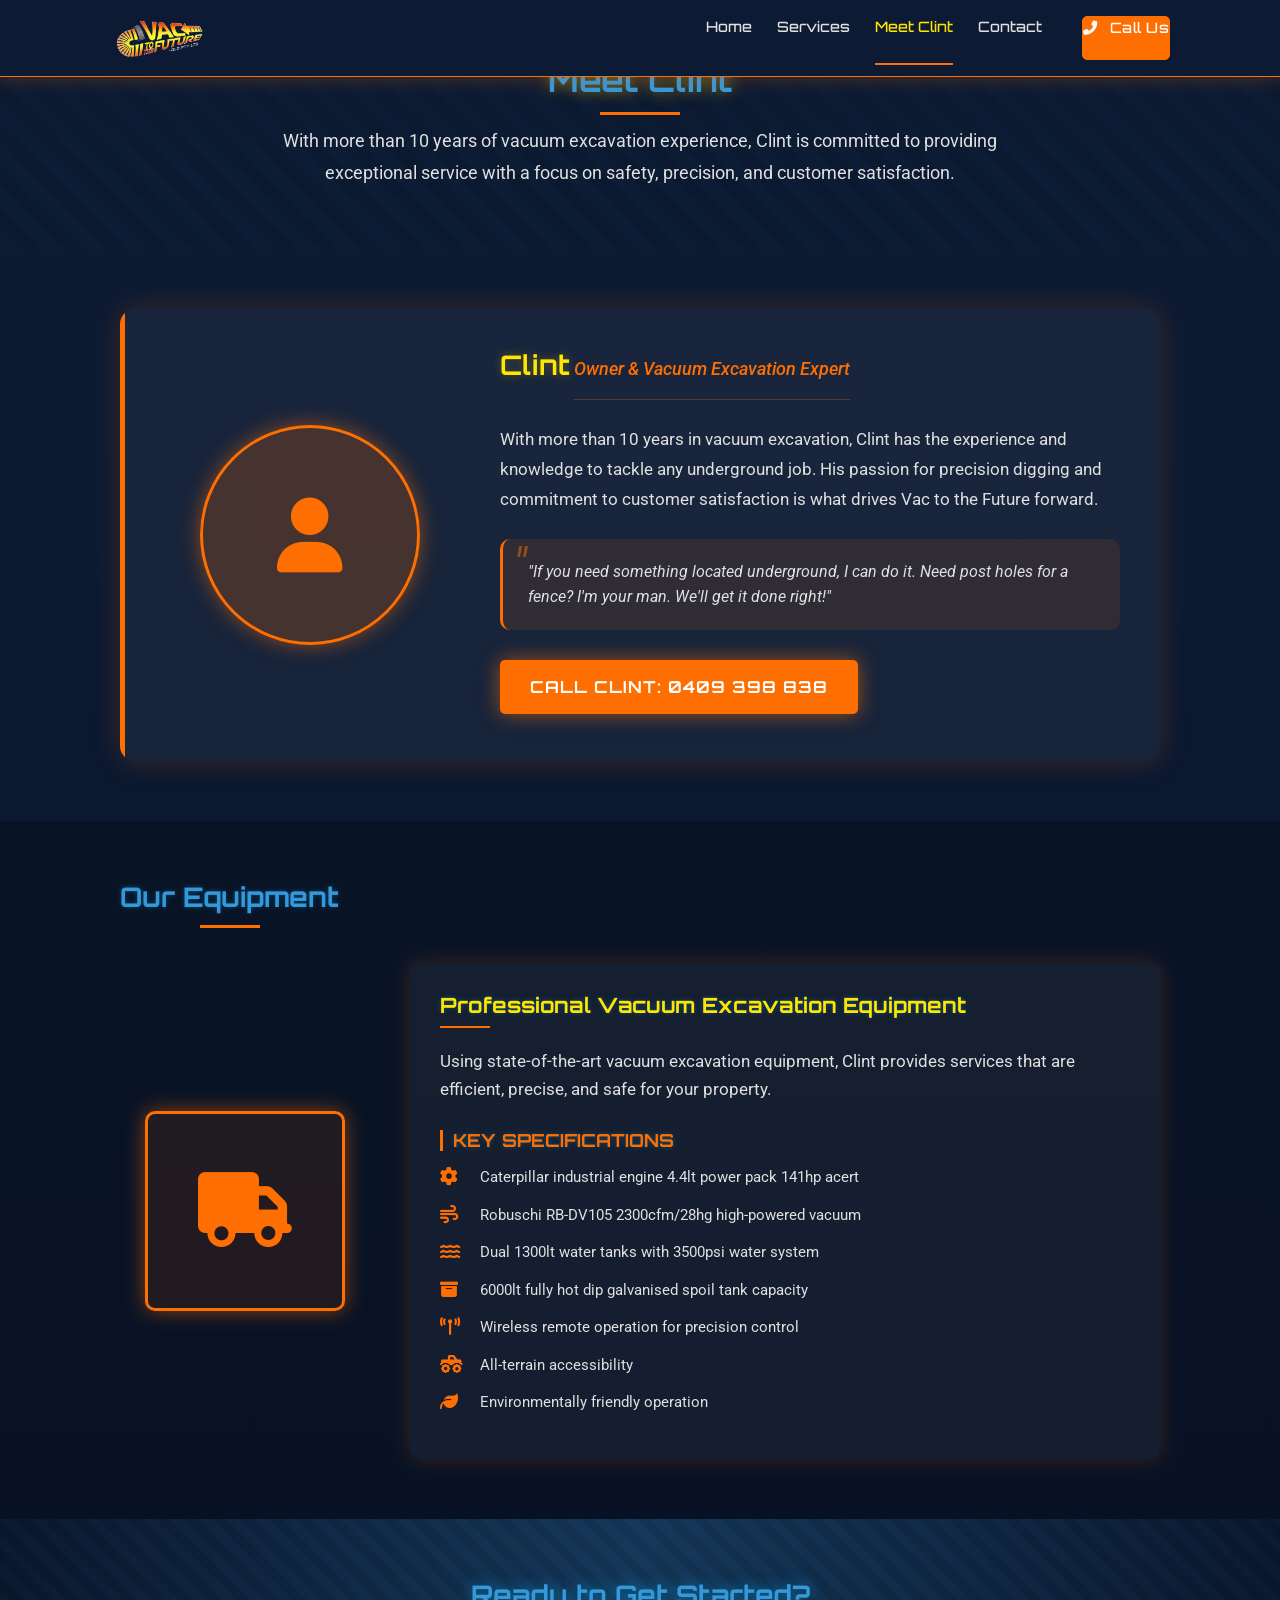
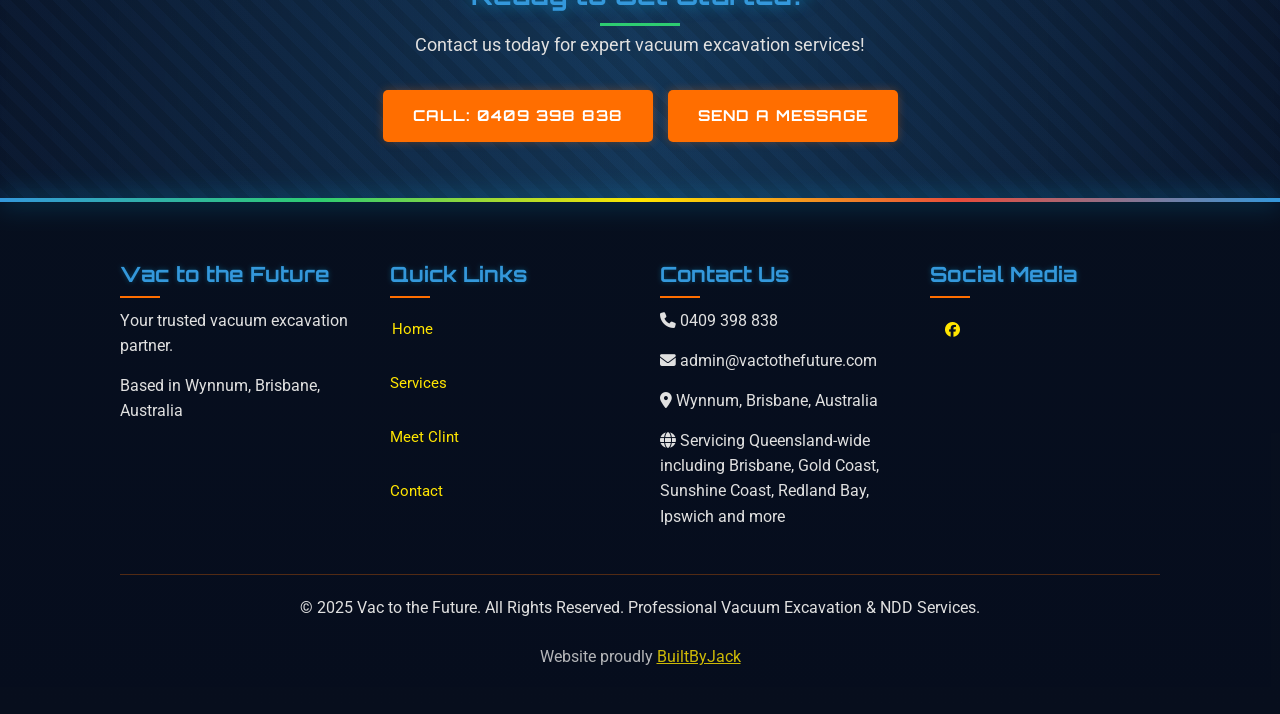
<file: team.html>
<!DOCTYPE html>
<html lang="en">
<head>
    <meta charset="UTF-8">
    <meta name="viewport" content="width=device-width, initial-scale=1.0">
    <meta name="description" content="Meet Clint at Vac to the Future - Your vacuum excavation expert based in Wynnum, Brisbane">
    <title>Meet Clint | Vacuum Excavation Brisbane | Vac to the Future</title>
    <link rel="canonical" href="https://vactothefuture.com.au/team">
    <link rel="preload" href="/styles.css" as="style">
    <link rel="stylesheet" href="/styles.css">
    <link rel="preconnect" href="https://fonts.googleapis.com">
    <link rel="preconnect" href="https://fonts.gstatic.com" crossorigin>
    <link href="https://fonts.googleapis.com/css2?family=Orbitron:wght@400;700&family=Roboto:wght@300;400;700&display=swap" rel="stylesheet">
    <link rel="stylesheet" href="https://cdnjs.cloudflare.com/ajax/libs/font-awesome/6.5.1/css/all.min.css">
</head>
<body>
    <header>
        <div class="container">
            <div class="logo">
                <a href="index.html">
                    <img src="/images/0ead6f4c-886f-4816-9547-49a3c2108754.png" alt="Vac to the Future Logo" class="logo-image">
                </a>
            </div>
            <div class="header-right">
                <nav>
                    <ul id="mobile-menu">
                        <li class="brand-logo-mobile">
                            <img src="/images/0ead6f4c-886f-4816-9547-49a3c2108754.png" alt="Vac to the Future Logo" width="180">
                        </li>
                        <li><a href="index.html">Home</a></li>
                        <li><a href="services.html">Services</a></li>
                        <li><a href="team.html" class="active">Meet Clint</a></li>
                        <li><a href="contact.html">Contact</a></li>
                        <li><a href="tel:0409398838" class="nav-call"><i class="fas fa-phone-alt"></i> Call Us</a></li>
                    </ul>
                </nav>
            </div>
        </div>
    </header>

    <section class="team-intro">
        <div class="container">
            <h1>Meet Clint</h1>
            <p>With more than 10 years of vacuum excavation experience, Clint is committed to providing exceptional service with a focus on safety, precision, and customer satisfaction.</p>
        </div>
    </section>

    <section class="team-profiles">
        <div class="container">
            <div class="team-leader">
                <div class="profile-image">
                    <!-- Replace with actual image of Clint -->
                    <div class="placeholder-image">
                        <i class="fas fa-user"></i>
                    </div>
                </div>
                <div class="profile-info">
                    <h2>Clint</h2>
                    <p class="position">Owner & Vacuum Excavation Expert</p>
                    <p class="bio">With more than 10 years in vacuum excavation, Clint has the experience and knowledge to tackle any underground job. His passion for precision digging and commitment to customer satisfaction is what drives Vac to the Future forward.</p>
                    <p class="quote">"If you need something located underground, I can do it. Need post holes for a fence? I'm your man. We'll get it done right!"</p>
                    <div class="contact-direct">
                        <a href="tel:0409398838" class="btn">Call Clint: 0409 398 838</a>
                    </div>
                </div>
            </div>
        </div>
    </section>

    <section class="delorean-section">
        <div class="container">
            <h2>Our Equipment</h2>
            
            <div class="delorean-content">
                <div class="delorean-image">
                    <div class="placeholder-image">
                        <i class="fas fa-truck"></i>
                    </div>
                </div>
                <div class="delorean-info">
                    <h3>Professional Vacuum Excavation Equipment</h3>
                    <p>Using state-of-the-art vacuum excavation equipment, Clint provides services that are efficient, precise, and safe for your property.</p>
                    
                    <h4>KEY SPECIFICATIONS</h4>
                    <ul class="delorean-features">
                        <li><i class="fas fa-cog"></i> Caterpillar industrial engine 4.4lt power pack 141hp acert</li>
                        <li><i class="fas fa-wind"></i> Robuschi RB-DV105 2300cfm/28hg high-powered vacuum</li>
                        <li><i class="fas fa-water"></i> Dual 1300lt water tanks with 3500psi water system</li>
                        <li><i class="fas fa-archive"></i> 6000lt fully hot dip galvanised spoil tank capacity</li>
                        <li><i class="fas fa-broadcast-tower"></i> Wireless remote operation for precision control</li>
                        <li><i class="fas fa-truck-monster"></i> All-terrain accessibility</li>
                        <li><i class="fas fa-leaf"></i> Environmentally friendly operation</li>
                    </ul>
                </div>
            </div>
        </div>
    </section>

    <section class="cta">
        <div class="container">
            <h2>Ready to Get Started?</h2>
            <p>Contact us today for expert vacuum excavation services!</p>
            <div class="cta-buttons">
                <a href="tel:0409398838" class="btn">Call: 0409 398 838</a>
                <a href="contact.html" class="btn btn-alt">Send a Message</a>
            </div>
        </div>
    </section>

    <footer>
        <div class="container">
            <div class="footer-content">
                <div class="footer-section">
                    <h3>Vac to the Future</h3>
                    <p>Your trusted vacuum excavation partner.</p>
                    <p>Based in Wynnum, Brisbane, Australia</p>
                </div>
                <div class="footer-section">
                    <h3>Quick Links</h3>
                    <ul>
                        <li><a href="index.html">Home</a></li>
                        <li><a href="services.html">Services</a></li>
                        <li><a href="team.html">Meet Clint</a></li>
                        <li><a href="contact.html">Contact</a></li>
                    </ul>
                </div>
                <div class="footer-section">
                    <h3>Contact Us</h3>
                    <p><i class="fas fa-phone"></i> 0409 398 838</p>
                    <p><i class="fas fa-envelope"></i> admin@vactothefuture.com</p>
                    <p><i class="fas fa-map-marker-alt"></i> Wynnum, Brisbane, Australia</p>
                    <p><i class="fas fa-globe"></i> Servicing Queensland-wide including Brisbane, Gold Coast, Sunshine Coast, Redland Bay, Ipswich and more</p>
                </div>
                <div class="footer-section">
                    <h3>Social Media</h3>
                    <div class="social-links">
                        <a href="https://www.facebook.com/profile.php?id=61573914668702" target="_blank" rel="noopener noreferrer"><i class="fab fa-facebook"></i></a>
                    </div>
                </div>
            </div>
            <div class="copyright">
                <p>&copy; 2025 Vac to the Future. All Rights Reserved. Professional Vacuum Excavation & NDD Services.</p>
            </div>
            <div class="developer-credit">
                <p>Website proudly <a href="https://builtbyjack.com" target="_blank" rel="noopener noreferrer">BuiltByJack</a></p>
            </div>
        </div>
    </footer>

    <script src="script.js" defer></script>
</body>
</html>
</file>
<file: styles.css>
/* Vac to the Future - Main Stylesheet */

/* Base Styles Optimization */
:root {
    --midnight-blue: #0C1B33;
    --dark-blue: #0A142A;
    --neon-orange: #FF6E00;
    --electric-yellow: #FFE500;
    --flux-blue: #3498db;
    --time-circuit-green: #2ecc71;
    --time-circuit-red: #e74c3c;
    --plutonium-purple: #9b59b6;
    --delorean-silver: #bdc3c7;
    --light-gray: #E0E0E0;
    --white: #FFFFFF;
    --dark-overlay: rgba(12, 27, 51, 0.9);
    --section-spacing: 100px;
}

* {
    margin: 0;
    padding: 0;
    box-sizing: border-box;
    -webkit-tap-highlight-color: transparent;
}

html {
    scroll-behavior: smooth;
    font-size: 15px; /* Base font size for rem calculations */
}

body {
    font-family: 'Roboto', sans-serif;
    background-color: var(--midnight-blue);
    color: var(--light-gray);
    line-height: 1.5;
    overflow-x: hidden;
    background-image: linear-gradient(to bottom, var(--midnight-blue), var(--dark-blue));
    position: relative;
    font-size: 15px;
}

body::before {
    content: '';
    position: fixed;
    top: 0;
    left: 0;
    width: 100%;
    height: 100%;
    background-image: url('data:image/svg+xml;utf8,<svg xmlns="http://www.w3.org/2000/svg" width="100" height="100" viewBox="0 0 100 100"><circle cx="50" cy="50" r="0.25" fill="%23FFFFFF" opacity="0.1"/></svg>');
    pointer-events: none;
    z-index: -1;
    opacity: 0.6;
}

.container {
    width: 92%;
    max-width: 1100px;
    margin: 0 auto;
    padding: 0 15px;
}

h1, h2, h3, h4, h5, h6 {
    font-family: 'Orbitron', sans-serif;
    color: var(--flux-blue);
    margin-bottom: 20px;
    font-weight: 700;
    text-shadow: 0 0 5px rgba(0, 191, 255, 0.3);
}

h1 {
    font-size: 1.8rem;
    margin-bottom: 0.5em;
}

h2 {
    font-size: 1.6rem;
    margin-bottom: 0.7em;
}

h3 {
    font-size: 1.3rem;
    margin-bottom: 0.5em;
}

p {
    margin-bottom: 1em;
    font-size: 0.95rem;
    line-height: 1.5;
}

a {
    text-decoration: none;
    color: var(--electric-yellow);
    transition: all 0.3s ease;
}

a:hover {
    color: var(--neon-orange);
}

.btn {
    padding: 0.75rem 1.5rem;
    font-size: 0.95rem;
    min-width: 120px;
    display: inline-flex;
    justify-content: center;
    align-items: center;
    text-align: center;
    white-space: nowrap;
}

.btn:before {
    content: '';
    position: absolute;
    top: 0;
    left: -100%;
    width: 50%;
    height: 100%;
    background: linear-gradient(90deg, transparent, rgba(255, 255, 255, 0.1), transparent);
    transition: 0.5s;
}

.btn:hover:before {
    left: 100%;
}

.btn:hover {
    background-color: var(--flux-blue);
    color: var(--white);
    transform: translateY(-3px);
    box-shadow: 0 0 15px rgba(0, 191, 255, 0.4);
}

.btn-alt {
    background-color: transparent;
    border: 2px solid var(--delorean-silver);
    color: var(--delorean-silver);
}

.btn-alt:hover {
    background-color: var(--delorean-silver);
    color: var(--midnight-blue);
}

.cta-buttons {
    display: flex;
    flex-direction: column;
    gap: 15px;
    margin-top: 30px;
}

@media (min-width: 768px) {
    .cta-buttons {
        flex-direction: row;
        justify-content: center;
    }
}

section {
    padding: 40px 0;
    position: relative;
}

section:nth-child(even) {
    background-color: rgba(0, 0, 0, 0.2);
}

/* Header Styles */
header {
    padding: 6px 0; /* Reduced padding for smaller header */
    position: fixed;
    width: 100%;
    top: 0;
    z-index: 1000;
    background-color: var(--midnight-blue);
    border-bottom: 1px solid var(--neon-orange);
    box-shadow: 0 0 20px rgba(255, 110, 0, 0.3);
}

header .container {
    display: flex;
    justify-content: center;
    align-items: center;
    position: relative;
}

.logo {
    display: flex;
    align-items: center;
    max-width: 50%;
    z-index: 1050;
}

.logo a {
    display: flex;
    align-items: center;
    text-decoration: none;
}

.logo-image {
    height: auto;
    width: 100%;
    max-width: 65px; /* Smaller logo for less header height */
    object-fit: contain;
}

.logo h1 {
    font-size: 1.5rem;
    margin-bottom: 0;
    text-shadow: 0 0 10px rgba(255, 229, 0, 0.5);
    color: var(--white);
}

.header-right {
    justify-content: flex-start;
    width: auto;
    margin-top: 0;
    position: absolute;
    top: 50%;
    left: 15px;
    transform: translateY(-50%);
    z-index: 1050;
}

.header-call {
    display: none;
    color: var(--electric-yellow);
    font-family: 'Orbitron', sans-serif;
    font-size: 0.9rem;
    font-weight: 500;
    padding: 8px 15px;
    border: 1px solid var(--neon-orange);
    border-radius: 5px;
    margin-right: 25px;
    transition: all 0.3s ease;
}

.header-call i {
    color: var(--neon-orange);
    margin-right: 5px;
}

.header-call:hover {
    background-color: rgba(255, 110, 0, 0.2);
    color: var(--white);
}

nav ul {
    display: none;
    list-style: none;
    background-color: var(--midnight-blue);
    position: fixed;
    top: 0;
    left: 0;
    right: 0;
    bottom: 0;
    width: 100%;
    height: 100vh;
    z-index: 1000;
    padding: 80px 20px 40px;
    flex-direction: column;
    justify-content: flex-start;
    align-items: center;
    overflow-y: auto;
    box-shadow: 0 0 30px rgba(0, 0, 0, 0.5);
    transition: transform 0.3s ease-in-out;
    transform: translateX(100%);
}

nav ul.active {
    display: flex;
    transform: translateX(0);
}

nav ul li {
    margin: 15px 0;
    width: 100%;
    text-align: center;
}

nav ul li a {
    display: block;
    padding: 10px 15px;
    font-size: 1.1rem;
    color: var(--light-gray);
    font-weight: 500;
    font-family: 'Orbitron', sans-serif;
    position: relative;
    transition: all 0.3s ease;
}

nav ul li a:after {
    content: '';
    position: absolute;
    width: 0;
    height: 2px;
    background: var(--neon-orange);
    left: 50%;
    bottom: 5px;
    transform: translateX(-50%);
    transition: width 0.3s ease;
}

nav ul li a:hover:after {
    width: 70%;
}

nav ul li a.active {
    color: var(--electric-yellow);
}

nav ul li a.active:after {
    width: 70%;
}

/* Mobile menu animation - hamburger to X */
.menu-toggle {
    display: none; /* Hide by default */
    color: var(--electric-yellow);
    font-size: 1.3rem;
    cursor: pointer;
    padding: 8px 10px;
    z-index: 1100;
    background-color: rgba(255, 110, 0, 0.2);
    border-radius: 5px;
    border: 1px solid rgba(255, 110, 0, 0.4);
    transition: all 0.3s ease;
}

/* Only show on mobile */
@media (max-width: 767px) {
    .menu-toggle {
        display: flex !important;
    }
    nav ul {
        display: none;
        flex-direction: column;
        position: fixed;
        top: 0;
        left: 0;
        right: 0;
        bottom: 0;
        width: 100%;
        height: 100vh;
        background-color: var(--midnight-blue);
        z-index: 1000;
        padding: 80px 20px 40px;
        box-shadow: 0 0 30px rgba(0, 0, 0, 0.5);
        transition: transform 0.3s ease-in-out;
        transform: translateX(100%);
    }
    nav ul.active {
        display: flex;
        transform: translateX(0);
    }
    nav ul li a {
        font-size: 1.1rem;
        padding: 10px 15px;
    }
}

@media (min-width: 768px) {
    .menu-toggle {
        display: none !important;
    }
    nav ul {
        display: flex !important;
        flex-direction: row !important;
        position: static !important;
        height: auto !important;
        width: auto !important;
        background: none !important;
        transform: none !important;
        box-shadow: none !important;
        padding: 0 !important;
        overflow: visible !important;
        border: none !important;
    }
    nav ul li {
        margin: 0 0 0 25px !important;
        width: auto !important;
        text-align: left !important;
    }
    nav ul li a {
        display: inline-block !important;
        padding: 0 10px !important;
        font-size: 1rem !important;
    }
    .logo-image {
        max-width: 65px;
    }
    header .container {
        justify-content: space-between;
        padding: 0 20px;
    }
}

.menu-toggle:active {
    transform: scale(0.95);
}

.menu-toggle span {
    display: block;
    width: 24px;
    height: 3px;
    background-color: var(--electric-yellow);
    margin: 5px 0;
    border-radius: 3px;
    transition: all 0.3s ease;
}

/* Mobile menu animation - hamburger to X */
.menu-toggle.active span:nth-child(1) {
    transform: rotate(45deg) translate(5px, 5px);
}

.menu-toggle.active span:nth-child(2) {
    opacity: 0;
}

.menu-toggle.active span:nth-child(3) {
    transform: rotate(-45deg) translate(7px, -6px);
}

/* Improved Mobile Nav */
nav ul {
    display: none;
    list-style: none;
    background-color: var(--midnight-blue);
    position: fixed;
    top: 0;
    left: 0;
    right: 0;
    bottom: 0;
    width: 100%;
    height: 100vh;
    z-index: 1000;
    padding: 80px 20px 40px;
    flex-direction: column;
    justify-content: flex-start;
    align-items: center;
    overflow-y: auto;
    box-shadow: 0 0 30px rgba(0, 0, 0, 0.5);
    transition: transform 0.3s ease-in-out;
    transform: translateX(100%);
}

nav ul.active {
    display: flex;
    transform: translateX(0);
}

nav ul li {
    margin: 15px 0;
    width: 100%;
    text-align: center;
}

nav ul li a {
    display: block;
    padding: 10px 15px;
    font-size: 1.1rem;
    color: var(--light-gray);
    font-weight: 500;
    font-family: 'Orbitron', sans-serif;
    position: relative;
    transition: all 0.3s ease;
}

nav ul li a:after {
    content: '';
    position: absolute;
    width: 0;
    height: 2px;
    background: var(--neon-orange);
    left: 50%;
    bottom: 5px;
    transform: translateX(-50%);
    transition: width 0.3s ease;
}

nav ul li a:hover:after {
    width: 70%;
}

nav ul li a.active {
    color: var(--electric-yellow);
}

nav ul li a.active:after {
    width: 70%;
}

/* Mobile-first header styles */
header {
    padding: 12px 0;
    position: fixed;
    width: 100%;
    top: 0;
    z-index: 1000;
    background-color: var(--midnight-blue);
    border-bottom: 1px solid var(--neon-orange);
    box-shadow: 0 0 20px rgba(255, 110, 0, 0.3);
}

/* Mobile menu initially hidden on all devices */
nav ul {
    display: none;
}

/* Mobile menu styles */
@media (max-width: 767px) {
    .menu-toggle {
        display: block;
        color: var(--electric-yellow);
        font-size: 1.3rem;
        cursor: pointer;
        padding: 8px 10px;
        z-index: 1100;
        background-color: rgba(255, 110, 0, 0.2);
        border-radius: 5px;
        border: 1px solid rgba(255, 110, 0, 0.4);
        transition: all 0.3s ease;
    }
    
    .header-right {
        justify-content: flex-start;
        width: auto;
        margin-top: 0;
        position: absolute;
        top: 50%;
        left: 15px;
        transform: translateY(-50%);
        z-index: 1050;
    }
    
    header .container {
        display: flex;
        justify-content: center;
        align-items: center;
        position: relative;
    }
    
    .logo {
        display: flex;
        align-items: center;
        max-width: 50%;
        z-index: 1050;
    }
    
    nav ul.active {
        display: flex;
        transform: translateX(0);
    }
}

/* Hero Section Mobile Optimization */
.hero {
    height: 80vh;
    min-height: 450px;
    margin-top: 60px;
}

.hero-content {
    max-width: 100%;
    padding: 25px 20px;
    width: 85%;
    border-radius: 8px;
}

.hero-content h2 {
    font-size: 1.85rem;
    margin-bottom: 12px;
}

.hero-content p {
    font-size: 0.95rem;
    margin-bottom: 12px;
}

.location-tag {
    font-size: 0.8rem !important;
    padding: 5px 10px;
    margin-bottom: 15px !important;
}

.hero-buttons {
    gap: 10px;
}

.hero-content .btn {
    padding: 10px 18px;
    font-size: 0.9rem;
    width: 100%;
    max-width: 200px;
}

/* Section Spacing Mobile Optimization */
section {
    padding: 60px 0;
}

/* Media Queries Optimization */
@media (min-width: 481px) {
    h1 {
        font-size: 2.25rem;
    }
    
    h2 {
        font-size: 1.85rem;
    }
    
    .hero-content h2 {
        font-size: 2rem;
    }
    
    .logo-image {
        max-width: 100px;
    }
    
    .hero-content {
        width: 80%;
        padding: 30px 25px;
    }
    
    .hero-content .btn {
        font-size: 0.95rem;
    }
    
    p {
        font-size: 1.05rem;
    }
}

@media (min-width: 768px) {
    .menu-toggle {
        display: none !important;
        visibility: hidden !important;
        opacity: 0 !important;
        pointer-events: none !important;
        position: absolute !important;
        left: -9999px !important;
    }
    
    .header-right {
        display: flex !important;
        position: static !important;
        transform: none !important;
        width: auto !important;
        justify-content: flex-end !important;
    }
    
    nav ul {
        display: flex !important;
        flex-direction: row !important;
        position: static !important;
        height: auto !important;
        width: auto !important;
        background: none !important;
        transform: none !important;
        box-shadow: none !important;
        padding: 0 !important;
        overflow: visible !important;
        border: none !important;
    }
    
    nav ul li {
        margin: 0 0 0 25px !important;
        width: auto !important;
        text-align: left !important;
    }
    
    nav ul li a {
        display: inline-block !important;
        padding: 0 !important;
        font-size: 0.95rem !important;
    }
    
    header .container {
        justify-content: space-between;
        padding: 0 20px;
    }
    
    .logo {
        max-width: 30%;
    }
    
    nav ul {
        display: flex !important;
        position: static;
        height: auto;
        width: auto;
        background-color: transparent;
        box-shadow: none;
        padding: 0;
        flex-direction: row;
        transform: none;
        overflow: visible;
    }
    
    nav ul li {
        margin: 0 0 0 25px;
        width: auto;
        text-align: left;
    }
    
    nav ul li:first-child {
        margin-left: 0;
    }
    
    nav ul li a {
        padding: 0;
        font-size: 0.95rem;
    }
    
    nav ul li a:after {
        left: 0;
        transform: none;
        bottom: -5px;
    }
    
    nav ul li a:hover:after {
        width: 100%;
    }
    
    nav ul li a.active:after {
        width: 100%;
    }
    
    h1 {
        font-size: 2.2rem !important;
    }
    
    h2 {
        font-size: 1.8rem !important;
        position: relative;
        display: inline-block;
        margin-bottom: 30px;
    }
    
    h2:after {
        content: '';
        position: absolute;
        width: 60px;
        height: 3px;
        background: var(--neon-orange);
        bottom: -15px;
        left: 50%;
        transform: translateX(-50%);
    }
    
    h3 {
        font-size: 1.4rem !important;
    }
    
    section {
        padding: 60px 0 !important;
    }
    
    .container {
        width: 90%;
        max-width: 1100px;
    }
    
    /* Reset any mobile-specific overrides */
    .hero {
        height: 90vh;
        margin-top: 70px;
    }
    
    .hero-content {
        max-width: 550px;
        width: auto;
        padding: 40px;
    }
    
    .hero-content h2 {
        font-size: 2.2rem !important;
        margin-bottom: 15px;
    }
    
    .hero-content p {
        font-size: 1.05rem;
        margin-bottom: 15px;
    }
    
    .location-tag {
        font-size: 0.85rem !important;
        padding: 6px 12px;
        margin-bottom: 20px !important;
    }
    
    .hero-buttons {
        flex-direction: row;
    }
    
    .hero-content .btn {
        width: auto;
        padding: 12px 24px;
        font-size: 1rem;
    }
    
    /* Button restore */
    .btn {
        padding: 15px 30px;
        font-size: 1rem;
    }
}

@media (min-width: 992px) {
    .hero-content h2 {
        font-size: 3rem;
    }
    
    h1 {
        font-size: 3.2rem;
    }
    
    h2 {
        font-size: 2.5rem;
    }
    
    section {
        padding: 100px 0;
    }
}

@media (min-width: 1200px) {
    .container {
        padding: 0 30px;
    }
    
    .hero-content {
        max-width: 650px;
    }
    
    h1 {
        font-size: 3.5rem;
    }
}

/* Touch Device Optimizations */
@media (hover: none) {
    .btn:hover {
        transform: none;
    }
    
    .service-item:hover,
    .feature:hover,
    .time-point:hover,
    .overview-card:hover,
    .use-item:hover,
    .standard-item:hover {
        transform: none;
    }
    
    .service-item:active,
    .feature:active,
    .time-point:active,
    .overview-card:active,
    .use-item:active,
    .standard-item:active {
        transform: translateY(-5px);
    }
    
    .btn:active {
        transform: translateY(-3px);
    }
}

/* Form Elements Mobile Optimization */
input, 
textarea, 
select, 
button {
    font-size: 16px; /* Prevents zoom on iOS */
    width: 100%;
    padding: 12px;
    border-radius: 5px;
    margin-bottom: 15px;
}

.form-group {
    margin-bottom: 20px;
}

/* Fix for 100vh issue on mobile browsers */
@supports (-webkit-touch-callout: none) {
    .hero {
        height: 85vh; /* Use vh with a fallback */
        min-height: 450px;
    }
    
    nav ul {
        height: 100dvh; /* Use dynamic viewport height when supported */
        height: calc(var(--vh, 1vh) * 100);
    }
}

/* Improved images for mobile */
img {
    max-width: 100%;
    height: auto;
}

/* Fix for position:fixed elements on iOS */
.ios-fixed-fix {
    -webkit-transform: translateZ(0);
}

/* Better touch targets for all clickable elements */
a, button, .menu-toggle, .carousel-control, .dot {
    min-height: 44px;
    min-width: 44px;
    display: inline-flex;
    align-items: center;
    justify-content: center;
}

/* Image optimization for devices with different pixel ratios */
@media (-webkit-min-device-pixel-ratio: 2), (min-resolution: 192dpi) {
    /* High-resolution background handling if needed */
}

/* Dark mode support for devices with preference */
@media (prefers-color-scheme: dark) {
    /* Already dark theme, but can add specific dark mode optimizations */
}

/* Reduce animations for users who prefer reduced motion */
@media (prefers-reduced-motion: reduce) {
    *, *::before, *::after {
      animation-duration: 0.01ms !important;
      animation-iteration-count: 1 !important;
      transition-duration: 0.01ms !important;
      scroll-behavior: auto !important;
    }
}

/* Hero Section */
.hero {
    height: 90vh;
    display: flex;
    align-items: center;
    background: linear-gradient(rgba(12, 27, 51, 0.4), rgba(12, 27, 51, 0.45)), 
                url('images/489799987_122120971460797155_5659387781025122296_n.jpg') no-repeat center center/cover;
    margin-top: 55px;
    position: relative;
    overflow: hidden;
    padding: 0; /* Override the standard section padding */
}

/* Remove the green line animations */
.hero:before, .hero:after {
    display: none;
}

/* Hide keyframes that are no longer needed */
@keyframes timeCircuit {
    0% { transform: translateX(-100%); }
    100% { transform: translateX(100%); }
}

@keyframes fluxCapacitor {
    0% { transform: translateX(100%); }
    100% { transform: translateX(-100%); }
}

.hero-content {
    max-width: 550px;
    text-align: center;
    margin: 0 auto;
    padding: 30px;
    background-color: rgba(12, 27, 51, 0.7);
    border-radius: 10px;
    backdrop-filter: blur(5px);
    box-shadow: 0 0 20px rgba(0, 191, 255, 0.2);
    border: 1px solid rgba(0, 191, 255, 0.1);
    position: relative;
    z-index: 1;
}

/* Remove before/after styling on hero content */
.hero-content:before, .hero-content:after {
    display: none;
}

.hero-content h2 {
    font-size: 2.2rem;
    text-shadow: 0 0 10px rgba(255, 229, 0, 0.5);
    margin-bottom: 15px;
}

.hero-content h2:after {
    display: none;
}

.hero-content p {
    margin-bottom: 15px;
    font-size: 1rem;
    line-height: 1.4;
}

.location-tag {
    background-color: rgba(255, 110, 0, 0.2);
    padding: 6px 12px;
    border-radius: 5px;
    display: inline-block;
    border-left: 3px solid var(--neon-orange);
    font-weight: 500;
    margin-bottom: 20px !important;
    font-size: 0.85rem !important;
}

.hero-buttons {
    display: flex;
    flex-direction: column;
    gap: 10px;
    justify-content: center;
    align-items: center;
    width: 100%;
}

.hero-content .btn {
    padding: 12px 20px;
    font-size: 1rem;
    margin-top: 0;
    box-shadow: 0 0 15px rgba(255, 110, 0, 0.4);
    width: 100%;
    max-width: 250px;
}

.hero-content .btn-services {
    background-color: var(--flux-blue);
    border: none;
}

.hero-content .btn-services:hover {
    background-color: #2980b9;
    transform: translateY(-3px);
}

.hero-content .btn:hover {
    transform: translateY(-3px);
    box-shadow: 0 0 25px rgba(255, 229, 0, 0.5);
}

.hero-content .btn-alt {
    background-color: transparent;
    border: 2px solid var(--delorean-silver);
    color: var(--delorean-silver);
}

.hero-content .btn-alt:hover {
    background-color: var(--delorean-silver);
    color: var(--midnight-blue);
    transform: translateY(-3px);
}

@media (min-width: 768px) {
    .hero-buttons {
        flex-direction: row;
    }
    
    .hero-content .btn {
        width: auto;
        padding: 12px 24px;
    }
}

/* Intro Section */
.intro {
    padding: 80px 0;
    background-color: rgba(0, 0, 0, 0.2);
}

.intro-content {
    max-width: 900px;
    margin: 0 auto;
    text-align: center;
    background-color: rgba(255, 255, 255, 0.05);
    padding: 40px;
    border-radius: 10px;
    box-shadow: 0 0 30px rgba(255, 110, 0, 0.1);
}

.intro h2 {
    margin-bottom: 30px;
    position: relative;
    display: inline-block;
}

.intro h2:after {
    content: '';
    position: absolute;
    width: 60px;
    height: 3px;
    background: var(--neon-orange);
    bottom: -15px;
    left: 50%;
    transform: translateX(-50%);
}

.intro p {
    font-size: 1.1rem;
    margin-bottom: 20px;
    line-height: 1.8;
}

/* Why Us Section */
.why-us {
    padding: 100px 0;
    text-align: center;
    background: rgba(0, 0, 0, 0.2);
}

.why-us h2 {
    position: relative;
    display: inline-block;
    margin-bottom: 60px;
}

.features {
    display: grid;
    grid-template-columns: 1fr;
    gap: 40px;
    margin-top: 30px;
}

.feature {
    background-color: rgba(255, 255, 255, 0.03);
    padding: 30px;
    border-radius: 8px;
    transition: all 0.4s ease;
    position: relative;
    overflow: hidden;
    text-align: center;
    border: 1px solid rgba(255, 255, 255, 0.05);
    box-shadow: 0 5px 15px rgba(0, 0, 0, 0.1);
    height: 100%;
    display: flex;
    flex-direction: column;
    align-items: center;
}

.feature:before {
    content: '';
    position: absolute;
    bottom: 0;
    left: 0;
    width: 100%;
    height: 5px;
    background: linear-gradient(90deg, var(--time-circuit-red), var(--time-circuit-green), var(--flux-blue));
}

.feature:hover {
    transform: translateY(-10px);
    box-shadow: 0 0 30px rgba(0, 191, 255, 0.3);
}

.feature i {
    font-size: 2rem;
    color: var(--flux-blue);
    margin-bottom: 20px;
    transition: all 0.3s ease;
    background-color: rgba(52, 152, 219, 0.1);
    width: 80px;
    height: 80px;
    display: flex;
    align-items: center;
    justify-content: center;
    border-radius: 50%;
    border: 2px solid rgba(52, 152, 219, 0.3);
    position: relative;
    z-index: 2;
}

.feature:hover i {
    transform: scale(1.1);
    color: var(--white);
    background-color: var(--flux-blue);
    border-color: var(--flux-blue);
    box-shadow: 0 0 15px rgba(52, 152, 219, 0.5);
}

.feature h3 {
    margin-bottom: 15px;
    font-size: 1.6rem;
    color: var(--flux-blue);
}

.feature p {
    font-size: 1.05rem;
    line-height: 1.6;
}

@media (min-width: 768px) {
    .features {
        grid-template-columns: repeat(3, 1fr);
    }
}

/* Services Highlight Section */
.services-highlight {
    padding: 100px 0;
    text-align: center;
    background-color: var(--midnight-blue);
}

.services-highlight h2 {
    margin-bottom: 60px;
}

.timeline {
    display: flex;
    flex-direction: column;
    gap: 30px;
    margin-bottom: 50px;
}

.time-point {
    display: flex;
    align-items: center;
    background: rgba(255, 255, 255, 0.03);
    border-radius: 8px;
    padding: 25px;
    box-shadow: 0 5px 15px rgba(0, 0, 0, 0.1);
    position: relative;
    transition: all 0.4s ease;
    border: 1px solid rgba(255, 255, 255, 0.05);
    overflow: hidden;
}

.time-point:hover {
    transform: translateY(-5px);
    box-shadow: 0 10px 25px rgba(0, 0, 0, 0.15);
    border-color: rgba(255, 110, 0, 0.3);
}

.time-point:before {
    content: '';
    position: absolute;
    bottom: 0;
    left: 0;
    width: 100%;
    height: 5px;
    background: linear-gradient(90deg, var(--flux-blue), var(--time-circuit-green), var(--flux-blue));
}

.time-content h3 {
    font-size: 1.4rem;
    margin-bottom: 10px;
    color: var(--electric-yellow);
    text-align: left;
}

.time-content p {
    text-align: left;
    font-size: 1rem;
}

.time-icon {
    margin-right: 25px;
    min-width: 60px;
}

.time-icon i {
    font-size: 1.5rem;
    color: var(--neon-orange);
    background-color: rgba(255, 110, 0, 0.1);
    width: 60px;
    height: 60px;
    display: flex;
    align-items: center;
    justify-content: center;
    border-radius: 50%;
    border: 2px solid rgba(255, 110, 0, 0.3);
    transition: all 0.3s ease;
}

.time-point:hover .time-icon i {
    transform: scale(1.1);
    color: var(--white);
    background-color: var(--neon-orange);
    border-color: var(--neon-orange);
    box-shadow: 0 0 15px rgba(255, 110, 0, 0.5);
}

.services-highlight .btn {
    margin-top: 40px;
}

@media (min-width: 768px) {
    .timeline {
        grid-template-columns: repeat(3, 1fr);
    }
}

/* Testimonials Section */
.testimonials {
    padding: 100px 0;
    text-align: center;
    background-color: rgba(0, 0, 0, 0.2);
    position: relative;
}

.testimonials h2 {
    margin-bottom: 60px;
}

.review-carousel {
    position: relative;
    max-width: 1000px;
    margin: 0 auto;
}

.reviews-container {
    position: relative;
    overflow: hidden;
    min-height: 280px;
}

.review {
    position: absolute;
    top: 0;
    left: 0;
    width: 100%;
    opacity: 0;
    transform: translateX(50px);
    transition: all 0.5s ease;
    pointer-events: none;
    visibility: hidden;
}

.review.active {
    opacity: 1;
    transform: translateX(0);
    z-index: 2;
    pointer-events: auto;
    visibility: visible;
}

.review-content {
    background: rgba(255, 255, 255, 0.03);
    border-radius: 8px;
    padding: 30px;
    box-shadow: 0 5px 15px rgba(0, 0, 0, 0.1);
    border: 1px solid rgba(255, 255, 255, 0.05);
    text-align: left;
    position: relative;
    margin-bottom: 20px;
}

.review-content:before {
    content: '\201C';
    position: absolute;
    top: 20px;
    left: 20px;
    font-size: 5rem;
    line-height: 1;
    color: var(--flux-blue);
    opacity: 0.1;
}

.review-text {
    position: relative;
    z-index: 2;
    padding-left: 15px;
    border-left: 3px solid var(--flux-blue);
}

.review-text p {
    font-size: 1.1rem;
    line-height: 1.7;
    font-style: italic;
}

.review-author {
    display: flex;
    align-items: center;
    margin-top: 20px;
}

.author-image {
    margin-right: 15px;
}

.author-image i {
    font-size: 2.5rem;
    color: var(--flux-blue);
}

.author-info h4 {
    margin-bottom: 5px;
    font-size: 1.2rem;
    color: var(--electric-yellow);
}

.author-info span {
    display: block;
    color: var(--delorean-silver);
    font-size: 0.9rem;
}

.carousel-controls {
    display: flex;
    justify-content: center;
    align-items: center;
    margin-top: 30px;
}

.carousel-control {
    background: none;
    border: none;
    font-size: 1.5rem;
    color: var(--flux-blue);
    cursor: pointer;
    transition: all 0.3s ease;
    width: 40px;
    height: 40px;
    display: flex;
    align-items: center;
    justify-content: center;
    border-radius: 50%;
}

.carousel-control:hover {
    color: var(--white);
    background-color: var(--flux-blue);
}

.carousel-dots {
    display: flex;
    justify-content: center;
    margin: 0 20px;
}

.dot {
    width: 12px;
    height: 12px;
    border-radius: 50%;
    background-color: rgba(52, 152, 219, 0.3);
    margin: 0 5px;
    cursor: pointer;
    transition: all 0.3s ease;
}

.dot.active {
    background-color: var(--flux-blue);
    transform: scale(1.2);
}

@media (min-width: 768px) {
    .review-content {
        padding: 40px;
    }
    
    .review-text p {
        font-size: 1.2rem;
    }
}

/* CTA Section */
.cta {
    background: linear-gradient(to right, 
                rgba(12, 27, 51, 0.9), 
                rgba(52, 152, 219, 0.3), 
                rgba(12, 27, 51, 0.9));
    padding: 100px 0;
    text-align: center;
    position: relative;
}

.cta:before {
    content: '';
    position: absolute;
    top: 0;
    left: 0;
    width: 100%;
    height: 100%;
    background: repeating-linear-gradient(
        45deg,
        rgba(10, 20, 42, 0.1),
        rgba(10, 20, 42, 0.1) 10px,
        rgba(0, 0, 0, 0.15) 10px,
        rgba(0, 0, 0, 0.15) 20px
    );
}

.cta:after {
    content: '';
    position: absolute;
    bottom: 0;
    left: 0;
    width: 100%;
    height: 4px;
    background: linear-gradient(90deg, var(--flux-blue), var(--time-circuit-green), var(--electric-yellow), var(--time-circuit-red), var(--flux-blue));
    box-shadow: 0 0 25px rgba(0, 191, 255, 0.7);
}

.cta .container {
    position: relative;
    z-index: 1;
}

.cta h2 {
    margin-bottom: 20px;
    font-size: 2.5rem;
    text-shadow: 0 0 15px rgba(0, 191, 255, 0.5);
}

.cta h2:after {
    width: 80px;
    background: var(--time-circuit-green);
}

.cta p {
    margin-bottom: 30px;
    font-size: 1.2rem;
    max-width: 800px;
    margin-left: auto;
    margin-right: auto;
}

/* Footer */
footer {
    background-color: rgba(0, 0, 0, 0.3);
    padding: 60px 0 20px;
}

.footer-content {
    display: grid;
    grid-template-columns: 1fr;
    gap: 40px;
    margin-bottom: 30px;
}

.footer-section h3 {
    font-size: 1.2rem;
    margin-bottom: 20px;
    position: relative;
}

.footer-section h3:after {
    content: '';
    position: absolute;
    width: 40px;
    height: 2px;
    background: var(--neon-orange);
    bottom: -10px;
    left: 0;
}

.footer-section ul {
    list-style: none;
}

.footer-section ul li {
    margin-bottom: 10px;
}

.copyright {
    text-align: center;
    padding-top: 20px;
    border-top: 1px solid rgba(255, 110, 0, 0.3);
}

.developer-credit {
    text-align: center;
    margin-top: 15px;
    font-size: 0.9rem;
    opacity: 0.8;
}

.developer-credit a {
    color: var(--electric-yellow);
    text-decoration: underline;
    transition: all 0.3s ease;
}

.developer-credit a:hover {
    color: var(--neon-orange);
    text-decoration: none;
}

@media (min-width: 768px) {
    .footer-content {
        grid-template-columns: repeat(2, 1fr);
    }
}

@media (min-width: 992px) {
    .footer-content {
        grid-template-columns: repeat(4, 1fr);
    }
}

/* Responsive Adjustments */
@media (min-width: 768px) {
    h1 {
        font-size: 3rem;
    }
    
    h2 {
        font-size: 2.5rem;
    }
    
    h3 {
        font-size: 1.8rem;
    }
    
    .hero-content h2 {
        font-size: 3rem;
    }
}

@media (min-width: 992px) {
    h1 {
        font-size: 3.5rem;
    }
    
    h2 {
        font-size: 3rem;
    }
    
    .hero-content h2 {
        font-size: 3.2rem;
    }
}

/* Keep existing styles below */

/* Services Page */
.services-intro {
    padding: 150px 0 100px;
    text-align: center;
    background: linear-gradient(
        rgba(12, 27, 51, 0.85), 
        rgba(12, 27, 51, 0.75)
    ),
    repeating-linear-gradient(
        -45deg,
        rgba(52, 152, 219, 0.12),
        rgba(52, 152, 219, 0.12) 15px,
        rgba(0, 0, 0, 0.07) 15px,
        rgba(0, 0, 0, 0.07) 30px
    );
    position: relative;
    overflow: hidden;
    box-shadow: inset 0 0 70px rgba(0, 0, 0, 0.5);
}

.services-intro:before {
    content: '';
    position: absolute;
    bottom: 0;
    left: 0;
    width: 100%;
    height: 4px;
    background: linear-gradient(90deg, var(--flux-blue), var(--time-circuit-green), var(--electric-yellow), var(--time-circuit-red), var(--flux-blue));
    box-shadow: 0 0 25px rgba(0, 191, 255, 0.7);
    z-index: 2;
}

.services-intro h1 {
    font-size: 3rem;
    margin-bottom: 25px;
    text-shadow: 0 0 15px rgba(255, 229, 0, 0.5);
    position: relative;
    display: inline-block;
    animation: glow 2s infinite alternate;
}

@keyframes glow {
    from {
        text-shadow: 0 0 5px rgba(255, 229, 0, 0.3);
    }
    to {
        text-shadow: 0 0 20px rgba(255, 229, 0, 0.7);
    }
}

.services-intro h1:after {
    content: '';
    position: absolute;
    width: 80px;
    height: 3px;
    background: var(--neon-orange);
    bottom: -15px;
    left: 50%;
    transform: translateX(-50%);
}

.services-intro p {
    max-width: 900px;
    margin: 0 auto;
    font-size: 1.2rem;
    line-height: 1.8;
}

.services-list {
    padding: 80px 0;
    position: relative;
    z-index: 1;
}

/* Services Hero Section */
.services-hero {
    padding: 180px 0 120px;
    text-align: center;
    background: linear-gradient(
        to right,
        rgba(10, 20, 42, 0.92), 
        rgba(52, 152, 219, 0.65),
        rgba(10, 20, 42, 0.92)
    );
    position: relative;
    overflow: hidden;
    box-shadow: inset 0 0 70px rgba(0, 0, 0, 0.6);
    animation: fadeIn 1s ease-in-out;
}

@keyframes fadeIn {
    from { opacity: 0.7; }
    to { opacity: 1; }
}

.services-hero:before {
    content: '';
    position: absolute;
    top: 0;
    left: 0;
    width: 100%;
    height: 100%;
    background-image: url('data:image/svg+xml;utf8,<svg xmlns="http://www.w3.org/2000/svg" width="100" height="100" viewBox="0 0 100 100"><circle cx="50" cy="50" r="0.3" fill="%23FFFFFF" opacity="0.15"/></svg>');
    pointer-events: none;
    opacity: 0.7;
}

.services-hero:after {
    content: '';
    position: absolute;
    bottom: 0;
    left: 0;
    width: 100%;
    height: 5px;
    background: linear-gradient(90deg, var(--flux-blue), var(--time-circuit-green), var(--electric-yellow), var(--time-circuit-red), var(--flux-blue));
    box-shadow: 0 0 25px rgba(0, 191, 255, 0.7);
}

.services-hero h1 {
    font-size: 3.8rem;
    margin-bottom: 25px;
    color: var(--white);
    text-shadow: 0 0 20px rgba(255, 229, 0, 0.6);
    animation: glow 2.5s infinite alternate;
    letter-spacing: 1.5px;
    position: relative;
    display: inline-block;
}

.services-hero h1:after {
    content: '';
    position: absolute;
    width: 100px;
    height: 4px;
    background: var(--neon-orange);
    bottom: -15px;
    left: 50%;
    transform: translateX(-50%);
}

.hero-tagline {
    font-size: 1.6rem;
    max-width: 800px;
    margin: 20px auto 0;
    color: var(--delorean-silver);
    font-weight: 300;
    line-height: 1.6;
}

/* Services Overview Section */
.services-overview {
    padding: 100px 0;
    background-color: var(--midnight-blue);
    position: relative;
    z-index: 1;
}

.services-overview:after {
    content: '';
    position: absolute;
    bottom: 0;
    left: 0;
    width: 100%;
    height: 1px;
    background: linear-gradient(90deg, transparent, var(--flux-blue), transparent);
}

.overview-grid {
    display: grid;
    grid-template-columns: 1fr;
    gap: 40px;
}

.overview-card {
    background: rgba(255, 255, 255, 0.05);
    border-radius: 15px;
    padding: 40px;
    box-shadow: 0 15px 35px rgba(0, 0, 0, 0.25);
    border: 1px solid rgba(255, 255, 255, 0.08);
    transition: all 0.4s ease;
    height: 100%;
    position: relative;
    overflow: hidden;
    animation: slideUp 0.6s ease-out forwards;
    opacity: 0;
}

.overview-card:nth-child(1) {
    animation-delay: 0.1s;
}

.overview-card:nth-child(2) {
    animation-delay: 0.2s;
}

.overview-card:nth-child(3) {
    animation-delay: 0.3s;
}

@keyframes slideUp {
    from {
        opacity: 0;
        transform: translateY(20px);
    }
    to {
        opacity: 1;
        transform: translateY(0);
    }
}

.overview-card:before {
    content: '';
    position: absolute;
    bottom: 0;
    left: 0;
    width: 100%;
    height: 4px;
    background: linear-gradient(to right, transparent, var(--flux-blue), transparent);
    opacity: 0;
    transition: opacity 0.3s ease;
}

.overview-card:hover:before {
    opacity: 1;
}

.overview-card:hover {
    transform: translateY(-8px);
    box-shadow: 0 20px 40px rgba(0, 0, 0, 0.3);
    border-color: rgba(52, 152, 219, 0.4);
    background: rgba(255, 255, 255, 0.09);
}

.overview-card h3 {
    display: flex;
    align-items: center;
    margin-bottom: 25px;
    color: var(--electric-yellow);
    font-size: 1.7rem;
}

.overview-card h4 {
    color: var(--flux-blue);
    font-size: 1.4rem;
    margin-bottom: 18px;
}

.overview-card h3 i {
    margin-right: 15px;
    color: var(--neon-orange);
    font-size: 1.5rem;
    background: rgba(255, 110, 0, 0.15);
    width: 45px;
    height: 45px;
    display: flex;
    align-items: center;
    justify-content: center;
    border-radius: 50%;
    transition: all 0.3s ease;
    box-shadow: 0 0 15px rgba(255, 110, 0, 0.2);
}

.overview-card:hover h3 i {
    background: rgba(255, 110, 0, 0.25);
    transform: scale(1.15) rotate(5deg);
    box-shadow: 0 0 20px rgba(255, 110, 0, 0.35);
}

.overview-card p {
    font-size: 1.1rem;
    line-height: 1.7;
    color: var(--light-gray);
}

.card-divider {
    height: 1px;
    background: linear-gradient(90deg, transparent, rgba(52, 152, 219, 0.5), transparent);
    margin: 25px 0;
}

.benefits-list {
    list-style: none;
    padding: 5px 0;
}

.benefits-list li {
    margin-bottom: 18px;
    position: relative;
    padding-left: 28px;
    font-size: 1.1rem;
    line-height: 1.5;
}

.benefits-list li:before {
    content: '•';
    position: absolute;
    left: 0;
    color: var(--neon-orange);
    font-size: 1.5rem;
    top: -5px;
}

.benefits-list li strong {
    color: var(--electric-yellow);
    font-weight: 600;
}

.uses-grid {
    display: grid;
    grid-template-columns: repeat(2, 1fr);
    gap: 20px;
    margin-top: 10px;
}

.use-item {
    display: flex;
    align-items: center;
    background: rgba(52, 152, 219, 0.12);
    padding: 15px 18px;
    border-radius: 8px;
    transition: all 0.3s ease;
    border: 1px solid rgba(52, 152, 219, 0.08);
}

.use-item:hover {
    background: rgba(52, 152, 219, 0.25);
    transform: translateY(-5px);
    border-color: rgba(52, 152, 219, 0.3);
    box-shadow: 0 8px 20px rgba(0, 0, 0, 0.15);
}

.use-item i {
    color: var(--flux-blue);
    margin-right: 12px;
    font-size: 1.2rem;
    min-width: 20px;
    text-align: center;
}

.section-title {
    text-align: center;
    margin-bottom: 70px;
    position: relative;
    display: inline-block;
    left: 50%;
    transform: translateX(-50%);
    font-size: 2.5rem;
    color: var(--electric-yellow);
    letter-spacing: 1px;
}

.section-title:after {
    content: '';
    position: absolute;
    width: 100px;
    height: 4px;
    background: var(--neon-orange);
    bottom: -20px;
    left: 50%;
    transform: translateX(-50%);
}

/* Services Carousel Section */
.services-carousel-section {
    padding: 120px 0 100px;
    background-color: rgba(0, 0, 0, 0.25);
    position: relative;
    overflow: visible;
    scroll-margin-top: 80px; /* Adds margin for scrolling when navbar is fixed */
}

.carousel-wrapper {
    position: relative;
    max-width: 1000px;
    margin: 0 auto;
    padding: 20px 0;
    overflow: visible;
    z-index: 1; /* Ensure proper stacking */
}

.services-carousel {
    position: relative;
    height: auto;
    min-height: 550px; 
    overflow: visible;
    margin-bottom: 80px;
    transition: min-height 0.4s ease;
}

.carousel-slide {
    position: absolute;
    top: 0;
    left: 0;
    width: 100%;
    height: auto;
    opacity: 0;
    transform: translateX(100px);
    transition: opacity 0.5s ease, transform 0.5s ease;
    pointer-events: none;
    z-index: 1;
    outline: none;
    visibility: hidden;
}

.carousel-slide.active {
    opacity: 1;
    transform: translateX(0);
    pointer-events: auto;
    visibility: visible;
    z-index: 2;
    position: relative;
    display: flex;
    align-items: flex-start;
    justify-content: center;
}

.carousel-slide:focus .slide-content {
    box-shadow: 0 20px 50px rgba(52, 152, 219, 0.5); /* Highlight when focused for accessibility */
    border-color: var(--flux-blue);
}

.slide-content {
    background: rgba(255, 255, 255, 0.05);
    border-radius: 20px;
    padding: 40px;
    width: 100%;
    max-width: 800px;
    text-align: center;
    box-shadow: 0 20px 50px rgba(0, 0, 0, 0.2);
    border: 1px solid rgba(255, 255, 255, 0.1);
    position: relative;
    overflow: visible;
    animation: slideGlow 3s infinite alternate;
    height: auto;
    transition: box-shadow 0.3s ease, border-color 0.3s ease;
}

@keyframes slideGlow {
    from {
        box-shadow: 0 20px 50px rgba(0, 0, 0, 0.2);
    }
    to {
        box-shadow: 0 20px 50px rgba(52, 152, 219, 0.3);
    }
}

.slide-content:before {
    content: '';
    position: absolute;
    bottom: 0;
    left: 0;
    width: 100%;
    height: 5px;
    background: linear-gradient(90deg, var(--time-circuit-green), var(--flux-blue), var(--time-circuit-green));
}

.slide-icon {
    margin-bottom: 25px;
}

.slide-icon i {
    font-size: 3rem;
    color: var(--neon-orange);
    background-color: rgba(255, 110, 0, 0.1);
    width: 100px;
    height: 100px;
    display: flex;
    align-items: center;
    justify-content: center;
    border-radius: 50%;
    border: 2px solid rgba(255, 110, 0, 0.3);
    margin: 0 auto;
    transition: all 0.3s ease;
    box-shadow: 0 0 25px rgba(255, 110, 0, 0.3);
}

.slide-content h3 {
    font-size: 2.2rem;
    margin-bottom: 20px;
    color: var(--electric-yellow);
}

.slide-content p {
    font-size: 1.2rem;
    line-height: 1.7;
    color: var(--delorean-silver);
    max-width: 600px;
    margin: 0 auto;
}

.slide-content .service-category {
    display: inline-block;
    background-color: rgba(255, 110, 0, 0.18);
    color: var(--electric-yellow);
    padding: 6px 16px;
    border-radius: 20px;
    font-size: 0.9rem;
    margin: 15px 0;
    font-weight: 500;
    letter-spacing: 1px;
    text-transform: uppercase;
    border: 1px solid rgba(255, 110, 0, 0.25);
    box-shadow: 0 0 15px rgba(255, 110, 0, 0.15);
}

.slide-list {
    list-style: none;
    background: rgba(255, 255, 255, 0.05);
    padding: 20px 25px;
    border-radius: 12px;
    border-left: 4px solid var(--neon-orange);
    box-shadow: 0 8px 20px rgba(0, 0, 0, 0.2);
    text-align: left;
    margin-top: 20px;
}

.slide-list li {
    margin-bottom: 10px;
    position: relative;
    padding-left: 28px;
    font-size: 1.1rem;
    transition: all 0.3s ease;
}

.slide-list li:last-child {
    margin-bottom: 0;
}

.slide-list li:before {
    content: '✓';
    position: absolute;
    left: 0;
    color: var(--neon-orange);
    font-weight: bold;
}

.slide-list li:hover {
    transform: translateX(8px);
}

.carousel-nav {
    display: flex;
    justify-content: center;
    align-items: center;
    margin-top: 20px;
    position: relative;
    z-index: 3;
}

.carousel-prev,
.carousel-next {
    background: rgba(255, 255, 255, 0.05);
    border: none;
    font-size: 1.5rem;
    color: var(--flux-blue);
    cursor: pointer;
    transition: all 0.3s ease;
    width: 50px;
    height: 50px;
    display: flex;
    align-items: center;
    justify-content: center;
    border-radius: 50%;
    border: 1px solid rgba(52, 152, 219, 0.3);
    margin: 0 15px;
    position: relative; /* Added for :after pseudo-element */
    outline: none; /* Remove default focus outline */
}

.carousel-prev:hover,
.carousel-next:hover,
.carousel-prev:focus,
.carousel-next:focus {
    color: var(--white);
    background-color: var(--flux-blue);
    transform: scale(1.1);
    box-shadow: 0 0 15px rgba(52, 152, 219, 0.6);
}

/* Create visible focus indicators for keyboard navigation */
.carousel-prev:focus,
.carousel-next:focus,
.dot:focus {
    outline: 2px solid var(--flux-blue);
    outline-offset: 3px;
}

.carousel-dots {
    display: flex;
    justify-content: center;
    margin: 0 15px;
}

.dot {
    width: 12px;
    height: 12px;
    border-radius: 50%;
    background-color: rgba(52, 152, 219, 0.3);
    margin: 0 5px;
    cursor: pointer;
    transition: all 0.3s ease;
    border: none;
    padding: 0;
    outline: none; /* Remove default focus outline */
}

.dot.active {
    background-color: var(--flux-blue);
    transform: scale(1.2);
    box-shadow: 0 0 10px rgba(52, 152, 219, 0.6);
}

.dot:hover,
.dot:focus {
    background-color: var(--flux-blue);
    transform: scale(1.2);
}

@media (max-width: 768px) {
    .services-carousel {
        min-height: 600px; /* Adjusted for better mobile view */
        transition: min-height 0.5s ease;
    }
    
    .slide-content {
        padding: 30px 25px;
    }
    
    .slide-icon i {
        width: 80px;
        height: 80px;
        font-size: 2.2rem;
    }
    
    .slide-content h3 {
        font-size: 1.8rem;
    }
    
    .slide-content p {
        font-size: 1rem;
    }
    
    .slide-list {
        padding: 15px 20px;
    }
    
    .slide-list li {
        font-size: 1rem;
        padding-left: 24px;
    }
}

@media (max-width: 576px) {
    .services-carousel {
        min-height: 650px; /* Adjusted for smaller screens */
        transition: min-height 0.5s ease;
    }
    
    .slide-content {
        padding: 25px 20px;
    }
    
    .slide-icon i {
        width: 70px;
        height: 70px;
        font-size: 2rem;
    }
    
    .carousel-prev,
    .carousel-next {
        width: 40px;
        height: 40px;
        font-size: 1.2rem;
        margin: 0 10px;
    }
    
    .dot {
        width: 10px;
        height: 10px;
        margin: 0 4px;
    }
    
    .slide-list {
        padding: 12px 15px;
        margin-bottom: 10px; /* Added for spacing */
    }
    
    .slide-list li {
        font-size: 0.95rem;
        margin-bottom: 8px;
        padding-left: 22px;
    }
}

/* Services Key Section */
.services-key {
    padding: 120px 0 100px;
    background-color: rgba(0, 0, 0, 0.25);
    position: relative;
}

.services-key:before {
    content: '';
    position: absolute;
    top: 0;
    left: 0;
    width: 100%;
    height: 1px;
    background: linear-gradient(90deg, transparent, var(--flux-blue), transparent);
}

.services-grid {
    display: grid;
    grid-template-columns: 1fr;
    gap: 50px;
}

/* Service item styling */
.service-item {
    display: grid;
    grid-template-columns: auto 1fr;
    gap: 35px;
    background: rgba(255, 255, 255, 0.04);
    border-radius: 15px;
    padding: 40px;
    box-shadow: 0 15px 35px rgba(0, 0, 0, 0.2);
    position: relative;
    transition: all 0.4s ease;
    border: 1px solid rgba(255, 255, 255, 0.08);
    overflow: hidden;
    height: 100%;
    animation: fadeScale 0.5s ease-out forwards;
    opacity: 0;
    transform: scale(0.95);
}

@keyframes fadeScale {
    from {
        opacity: 0;
        transform: scale(0.95);
    }
    to {
        opacity: 1;
        transform: scale(1);
    }
}

.services-grid .service-item:nth-child(1) {
    animation-delay: 0.1s;
}

.services-grid .service-item:nth-child(2) {
    animation-delay: 0.2s;
}

.services-grid .service-item:nth-child(3) {
    animation-delay: 0.3s;
}

.services-duo .service-item:nth-child(1) {
    animation-delay: 0.1s;
}

.services-duo .service-item:nth-child(2) {
    animation-delay: 0.2s;
}

.service-item:before {
    content: '';
    position: absolute;
    top: 0;
    left: 0;
    width: 6px;
    height: 100%;
    background: linear-gradient(to bottom, var(--time-circuit-green), var(--flux-blue));
}

.service-item:hover {
    transform: translateY(-8px);
    box-shadow: 0 20px 40px rgba(0, 0, 0, 0.25);
    border-color: rgba(52, 152, 219, 0.35);
    background: rgba(255, 255, 255, 0.07);
}

.service-icon {
    margin-right: 20px;
    z-index: 1;
}

.service-icon i {
    font-size: 2rem;
    color: var(--flux-blue);
    background-color: rgba(52, 152, 219, 0.15);
    width: 80px;
    height: 80px;
    display: flex;
    align-items: center;
    justify-content: center;
    border-radius: 50%;
    border: 2px solid rgba(52, 152, 219, 0.35);
    transition: all 0.4s ease;
    box-shadow: 0 0 25px rgba(52, 152, 219, 0.25);
}

.service-item:hover .service-icon i {
    transform: scale(1.15) rotate(8deg);
    color: var(--white);
    background-color: var(--flux-blue);
    border-color: var(--flux-blue);
    box-shadow: 0 0 30px rgba(52, 152, 219, 0.6);
}

.service-content h3 {
    font-size: 1.8rem;
    margin-bottom: 20px;
    color: var(--flux-blue);
    text-shadow: 0 0 12px rgba(0, 191, 255, 0.3);
    position: relative;
    display: inline-block;
    padding-bottom: 12px;
    margin-top: 5px;
}

.service-content h3:after {
    content: '';
    position: absolute;
    width: 60px;
    height: 3px;
    background: var(--time-circuit-green);
    bottom: 0;
    left: 0;
}

.service-content p {
    font-size: 1.15rem;
    line-height: 1.8;
    margin-bottom: 20px;
    color: var(--light-gray);
}

.service-content ul {
    list-style: none;
    background: rgba(255, 255, 255, 0.05);
    padding: 20px 25px;
    border-radius: 12px;
    border-left: 4px solid var(--neon-orange);
    box-shadow: 0 8px 20px rgba(0, 0, 0, 0.2);
}

.service-content ul li {
    margin-bottom: 12px;
    position: relative;
    padding-left: 28px;
    font-size: 1.1rem;
    transition: all 0.3s ease;
}

.service-content ul li:last-child {
    margin-bottom: 0;
}

.service-content ul li:before {
    content: '✓';
    position: absolute;
    left: 0;
    color: var(--neon-orange);
    font-weight: bold;
}

.service-content ul li:hover {
    transform: translateX(8px);
}

.service-content ul li strong {
    color: var(--electric-yellow);
    font-weight: bold;
}

.service-category {
    display: inline-block;
    background-color: rgba(255, 110, 0, 0.18);
    color: var(--electric-yellow);
    padding: 6px 16px;
    border-radius: 20px;
    font-size: 0.9rem;
    margin-bottom: 10px;
    font-weight: 500;
    letter-spacing: 1px;
    text-transform: uppercase;
    border: 1px solid rgba(255, 110, 0, 0.25);
    box-shadow: 0 0 15px rgba(255, 110, 0, 0.15);
    transition: all 0.3s ease;
}

.service-item:hover .service-category {
    background-color: rgba(255, 110, 0, 0.3);
    box-shadow: 0 0 20px rgba(255, 110, 0, 0.25);
}

/* Services Additional Section */
.services-additional {
    padding: 120px 0 100px;
    background-color: var(--midnight-blue);
    position: relative;
}

.services-additional:before {
    content: '';
    position: absolute;
    top: 0;
    left: 0;
    width: 100%;
    height: 1px;
    background: linear-gradient(90deg, transparent, var(--flux-blue), transparent);
}

/* Services Targeted Section */
.services-targeted {
    padding: 120px 0 100px;
    background-color: rgba(0, 0, 0, 0.25);
    position: relative;
}

.services-targeted:before {
    content: '';
    position: absolute;
    top: 0;
    left: 0;
    width: 100%;
    height: 1px;
    background: linear-gradient(90deg, transparent, var(--flux-blue), transparent);
}

.services-duo {
    display: grid;
    grid-template-columns: 1fr;
    gap: 50px;
}

/* Services Standards Section */
.services-standards {
    padding: 140px 0 120px;
    background: linear-gradient(
        to right,
        rgba(10, 20, 42, 0.92), 
        rgba(52, 152, 219, 0.45),
        rgba(10, 20, 42, 0.92)
    );
    position: relative;
    box-shadow: inset 0 0 70px rgba(0, 0, 0, 0.6);
}

.services-standards:before {
    content: '';
    position: absolute;
    top: 0;
    left: 0;
    width: 100%;
    height: 1px;
    background: linear-gradient(90deg, transparent, var(--flux-blue), transparent);
}

.services-standards:after {
    content: '';
    position: absolute;
    top: 0;
    left: 0;
    width: 100%;
    height: 100%;
    background-image: url('data:image/svg+xml;utf8,<svg xmlns="http://www.w3.org/2000/svg" width="100" height="100" viewBox="0 0 100 100"><circle cx="50" cy="50" r="0.3" fill="%23FFFFFF" opacity="0.12"/></svg>');
    pointer-events: none;
    opacity: 0.7;
}

.standards-content {
    text-align: center;
    max-width: 1100px;
    margin: 0 auto;
    background: rgba(0, 0, 0, 0.5);
    padding: 70px;
    border-radius: 20px;
    border: 1px solid rgba(255, 255, 255, 0.12);
    box-shadow: 0 20px 40px rgba(0, 0, 0, 0.35);
    position: relative;
    z-index: 1;
}

.standards-content h2 {
    font-size: 2.8rem;
    margin-bottom: 60px;
    color: var(--electric-yellow);
    position: relative;
    display: inline-block;
    text-shadow: 0 0 15px rgba(255, 229, 0, 0.3);
}

.standards-content h2:after {
    content: '';
    position: absolute;
    width: 100px;
    height: 4px;
    background: var(--neon-orange);
    bottom: -20px;
    left: 50%;
    transform: translateX(-50%);
}

.standards-grid {
    display: grid;
    grid-template-columns: 1fr;
    gap: 25px;
}

.standard-item {
    background: rgba(255, 255, 255, 0.05);
    padding: 30px;
    border-radius: 10px;
    text-align: center;
    box-shadow: 0 10px 30px rgba(0, 0, 0, 0.15);
    transition: all 0.3s ease;
    border: 1px solid rgba(255, 255, 255, 0.08);
    position: relative;
    overflow: hidden;
    animation: fadeSlideIn 0.5s ease-out forwards;
    opacity: 0;
    transform: translateY(10px);
}

@keyframes fadeSlideIn {
    from {
        opacity: 0;
        transform: translateY(10px);
    }
    to {
        opacity: 1;
        transform: translateY(0);
    }
}

.standards-grid .standard-item:nth-child(1) {
    animation-delay: 0.1s;
}

.standards-grid .standard-item:nth-child(2) {
    animation-delay: 0.2s;
}

.standards-grid .standard-item:nth-child(3) {
    animation-delay: 0.3s;
}

.standards-grid .standard-item:nth-child(4) {
    animation-delay: 0.4s;
}

.standard-item:hover {
    transform: translateY(-5px);
    box-shadow: 0 15px 35px rgba(0, 0, 0, 0.2);
    background: rgba(255, 255, 255, 0.08);
}

/* Media Queries for Services Page */
@media (min-width: 768px) {
    .overview-grid {
        grid-template-columns: repeat(2, 1fr);
        gap: 30px;
    }
    
    .overview-card.uses-card {
        grid-column: span 2;
    }
    
    .uses-grid {
        grid-template-columns: repeat(4, 1fr);
        gap: 15px;
    }
    
    .services-grid {
        grid-template-columns: repeat(2, 1fr);
        gap: 30px;
    }
    
    .services-duo {
        grid-template-columns: repeat(2, 1fr);
        gap: 30px;
    }
    
    .service-item {
        grid-template-columns: 120px 1fr;
        align-items: flex-start;
        padding: 35px;
        gap: 25px;
    }
    
    .service-icon {
        padding-top: 15px;
    }
    
    .standards-grid {
        grid-template-columns: repeat(2, 1fr);
        gap: 25px;
    }
}

@media (min-width: 992px) {
    .overview-grid {
        grid-template-columns: repeat(3, 1fr);
    }
    
    .overview-card.uses-card {
        grid-column: span 3;
    }
    
    .services-grid {
        grid-template-columns: repeat(3, 1fr);
    }
    
    .standards-grid {
        grid-template-columns: repeat(4, 1fr);
    }
}

@media (max-width: 767px) {
    .service-item {
        grid-template-columns: 1fr;
        padding: 35px 30px 40px;
        text-align: center;
    }
    
    .service-icon {
        margin: 0 auto 25px;
    }
    
    .service-content h3:after {
        left: 50%;
        transform: translateX(-50%);
    }
    
    .service-content ul {
        text-align: left;
        padding: 18px 20px;
    }
    
    .service-category {
        display: inline-block;
        margin: 0 auto 15px;
    }
    
    .service-item:before {
        width: 100%;
        height: 6px;
        top: 0;
        left: 0;
        background: linear-gradient(to right, var(--time-circuit-green), var(--flux-blue));
    }
    
    .standards-content {
        padding: 40px 25px;
    }
    
    .services-hero h1 {
        font-size: 3rem;
    }
    
    .hero-tagline {
        font-size: 1.3rem;
    }
    
    .section-title {
        font-size: 2.2rem;
    }
    
    .standards-content h2 {
        font-size: 2.3rem;
    }
}

@media (max-width: 576px) {
    .services-hero h1 {
        font-size: 2.5rem;
    }
    
    .hero-tagline {
        font-size: 1.1rem;
    }
    
    .overview-card h3 {
        font-size: 1.5rem;
    }
    
    .uses-grid {
        grid-template-columns: 1fr;
    }
    
    .standard-item {
        padding: 25px 20px;
    }
    
    .section-title {
        font-size: 2rem;
    }
    
    .service-content h3 {
        font-size: 1.7rem;
    }
    
    .overview-card {
        padding: 30px 25px;
    }
}

/* Team Page */
.team-intro {
    padding: 120px 0 80px;
    text-align: center;
    background: linear-gradient(
        rgba(12, 27, 51, 0.9), 
        rgba(12, 27, 51, 0.8)
    ),
    repeating-linear-gradient(
        45deg,
        rgba(52, 152, 219, 0.1),
        rgba(52, 152, 219, 0.1) 15px,
        rgba(0, 0, 0, 0.05) 15px,
        rgba(0, 0, 0, 0.05) 30px
    );
}

.team-intro h1 {
    font-size: 3rem;
    margin-bottom: 25px;
    text-shadow: 0 0 15px rgba(255, 229, 0, 0.5);
    position: relative;
    display: inline-block;
}

.team-intro h1:after {
    content: '';
    position: absolute;
    width: 80px;
    height: 3px;
    background: var(--neon-orange);
    bottom: -15px;
    left: 50%;
    transform: translateX(-50%);
}

.team-intro p {
    max-width: 800px;
    margin: 0 auto;
    font-size: 1.2rem;
    line-height: 1.8;
}

.team-profiles {
    padding: 80px 0;
}

.team-leader {
    display: grid;
    grid-template-columns: 1fr;
    gap: 40px;
    background: rgba(255, 255, 255, 0.05);
    border-radius: 15px;
    padding: 40px;
    box-shadow: 0 0 30px rgba(255, 110, 0, 0.2);
    position: relative;
    overflow: hidden;
}

.team-leader:before {
    content: '';
    position: absolute;
    top: 0;
    left: 0;
    width: 5px;
    height: 100%;
    background: var(--neon-orange);
}

.profile-image {
    display: flex;
    justify-content: center;
    align-items: center;
}

.placeholder-image {
    width: 220px;
    height: 220px;
    background-color: rgba(255, 110, 0, 0.2);
    border-radius: 50%;
    display: flex;
    justify-content: center;
    align-items: center;
    color: var(--neon-orange);
    font-size: 5rem;
    border: 3px solid var(--neon-orange);
    box-shadow: 0 0 20px rgba(255, 110, 0, 0.5);
}

.profile-info h2 {
    font-size: 2.5rem;
    margin-bottom: 10px;
    color: var(--electric-yellow);
    text-shadow: 0 0 10px rgba(255, 229, 0, 0.3);
}

.profile-info h2:after {
    display: none;
}

.profile-info .position {
    font-size: 1.2rem;
    color: var(--neon-orange);
    margin-bottom: 25px;
    font-weight: 500;
    font-style: italic;
    border-bottom: 1px solid rgba(255, 110, 0, 0.3);
    padding-bottom: 15px;
    display: inline-block;
}

.profile-info .bio {
    font-size: 1.1rem;
    line-height: 1.8;
    margin-bottom: 25px;
}

.profile-info .quote {
    background-color: rgba(255, 110, 0, 0.1);
    padding: 20px 25px;
    border-radius: 10px;
    position: relative;
    margin-bottom: 30px;
    font-style: italic;
    border-left: 3px solid var(--neon-orange);
}

.profile-info .quote:before {
    content: '"';
    position: absolute;
    top: -10px;
    left: 10px;
    font-size: 3rem;
    color: var(--neon-orange);
    opacity: 0.5;
}

.contact-direct {
    margin-top: 30px;
}

.contact-direct .btn {
    font-size: 1.1rem;
    padding: 15px 30px;
    box-shadow: 0 0 20px rgba(255, 110, 0, 0.6);
}

/* Equipment Section */
.delorean-section {
    padding: 80px 0;
    background-color: rgba(0, 0, 0, 0.2);
}

.delorean-section h2 {
    text-align: center;
    margin-bottom: 50px;
}

.delorean-content {
    display: grid;
    grid-template-columns: 1fr;
    gap: 40px;
    align-items: center;
}

.delorean-image {
    display: flex;
    justify-content: center;
}

.delorean-image .placeholder-image {
    width: 200px;
    height: 200px;
    border-radius: 10px;
    background-color: rgba(255, 110, 0, 0.1);
}

.delorean-info {
    background: rgba(255, 255, 255, 0.05);
    padding: 30px;
    border-radius: 10px;
    box-shadow: 0 0 20px rgba(255, 110, 0, 0.2);
}

.delorean-info h3 {
    margin-bottom: 20px;
    color: var(--electric-yellow);
    position: relative;
    display: inline-block;
    padding-bottom: 10px;
}

.delorean-info h4 {
    color: var(--neon-orange);
    font-size: 1.2rem;
    margin: 25px 0 15px 0;
    border-left: 3px solid var(--neon-orange);
    padding-left: 10px;
}

.delorean-info h3:after {
    content: '';
    position: absolute;
    width: 50px;
    height: 2px;
    background: var(--neon-orange);
    bottom: 0;
    left: 0;
}

.delorean-info p {
    margin-bottom: 25px;
    font-size: 1.1rem;
    line-height: 1.7;
}

.delorean-features {
    list-style: none;
}

.delorean-features li {
    margin-bottom: 15px;
    display: flex;
    align-items: center;
}

.delorean-features li i {
    color: var(--neon-orange);
    margin-right: 15px;
    font-size: 1.2rem;
    min-width: 25px;
}

@media (min-width: 768px) {
    .team-leader {
        grid-template-columns: 300px 1fr;
    }
    
    .delorean-content {
        grid-template-columns: 250px 1fr;
    }
}

/* Time Circuit Display - removing completely */
.time-circuit,
.time-circuit-row,
.time-circuit-label,
.time-circuit-display,
.time-circuit-display.present,
.time-circuit-display.past {
    display: none;
}

@keyframes fluxPulse {
    0%, 100% {
        opacity: 0;
    }
}

nav ul li a.active:after {
    width: 100%;
}

.nav-call {
    color: var(--white) !important;
    background-color: var(--neon-orange);
    padding: 8px 15px;
    border-radius: 5px;
    margin-left: 15px;
    display: inline-flex;
    align-items: center;
    transition: all 0.3s ease;
    font-family: 'Orbitron', sans-serif;
    font-weight: 500;
    font-size: 0.95rem;
    letter-spacing: 0.5px;
    border: 1px solid var(--neon-orange);
}

.nav-call i {
    margin-right: 8px;
}

.nav-call:hover {
    background-color: transparent;
    color: var(--neon-orange) !important;
    transform: translateY(-2px);
}

@keyframes pulse {
    0% {
        transform: scale(1);
    }
    50% {
        transform: scale(1.1);
    }
    100% {
        transform: scale(1);
    }
}

.header-call {
    display: none;
}

/* Mobile Specific Styles */
@media (max-width: 480px) {
    .logo {
        max-width: 50%;
    }
    
    .logo-image {
        max-width: 85px;
    }
    
    header {
        padding: 12px 0;
    }
    
    .header-right {
        justify-content: flex-start;
        width: auto;
        margin-top: 0;
        position: absolute;
        top: 12px;
        left: 12px;
    }
    
    header .container {
        flex-direction: row;
        justify-content: center;
        align-items: center;
        position: relative;
    }
    
    .menu-toggle {
        margin-left: 0;
        padding: 8px 12px;
        background-color: rgba(255, 110, 0, 0.2);
        border-radius: 5px;
        border: 1px solid rgba(255, 110, 0, 0.4);
    }
    
    /* Mobile Services Page Optimization */
    .service-item {
        grid-template-columns: 1fr;
        padding: 25px 20px;
    }
    
    .service-icon {
        margin-right: 0;
        margin-bottom: 20px;
        display: flex;
        justify-content: center;
    }
    
    .service-content h3 {
        font-size: 1.5rem;
        text-align: center;
        display: block;
    }
    
    .service-content h3:after {
        left: 50%;
        transform: translateX(-50%);
    }
    
    .service-category {
        display: block;
        text-align: center;
        margin: 0 auto 15px;
        max-width: 200px;
    }
    
    .services-intro h1 {
        font-size: 2.2rem;
    }
    
    .services-intro p {
        font-size: 1.1rem;
    }
    
    /* Mobile Team Page Optimization */
    .team-intro h1 {
        font-size: 2.2rem;
    }
    
    .team-intro p {
        font-size: 1.1rem;
        padding: 0 15px;
    }
    
    .team-leader {
        padding: 25px 20px;
    }
    
    .profile-info h2 {
        font-size: 2rem;
        text-align: center;
    }
    
    .profile-info .position {
        text-align: center;
        display: block;
        width: 100%;
    }
    
    .profile-info .bio {
        font-size: 1rem;
    }
    
    .profile-info .quote {
        font-size: 1rem;
        padding: 15px 20px;
    }
    
    .delorean-info h3 {
        font-size: 1.5rem;
    }
    
    .delorean-info p {
        font-size: 1rem;
    }
    
    .delorean-features li {
        font-size: 0.95rem;
    }
    
    .contact-direct .btn {
        width: 100%;
        text-align: center;
        padding: 12px 15px;
        font-size: 1rem;
    }
    
    /* Mobile Contact Page Optimization */
    .contact-section h1 {
        font-size: 2.2rem;
        padding: 0 10px;
    }
    
    .contact-intro {
        font-size: 1rem;
        padding: 0 15px;
    }
    
    .contact-card {
        padding: 20px 15px;
    }
    
    .contact-card h2 {
        font-size: 1.3rem;
    }
    
    .contact-details p {
        font-size: 1rem;
    }
    
    .contact-form-container {
        padding: 25px 15px;
    }
    
    .form-header h2 {
        font-size: 1.5rem;
    }
    
    .form-header p {
        font-size: 0.95rem;
    }
    
    .form-group label {
        font-size: 0.95rem;
    }
    
    .map-section h2 {
        font-size: 1.5rem;
    }
    
    .map-container {
        height: 300px;
    }
}

/* Tablet adjustments */
@media (min-width: 481px) and (max-width: 767px) {
    .logo {
        max-width: 45%;
    }
    
    .logo-image {
        max-width: 100px;
    }
    
    header {
        padding: 10px 0;
    }
    
    /* Tablet Services Page Optimization */
    .service-item {
        padding: 30px 25px;
    }
    
    .service-content h3 {
        font-size: 1.6rem;
    }
    
    .services-intro h1 {
        font-size: 2.5rem;
    }
    
    /* Tablet Team Page Optimization */
    .team-intro h1 {
        font-size: 2.5rem;
    }
    
    .team-leader {
        padding: 35px 30px;
    }
    
    .profile-info h2 {
        font-size: 2.2rem;
    }
    
    /* Tablet Contact Page Optimization */
    .contact-section h1 {
        font-size: 2.5rem;
    }
    
    .contact-card h2 {
        font-size: 1.5rem;
    }
    
    .form-header h2 {
        font-size: 1.6rem;
    }
}

/* Fix for desktop button and typography */
@media (min-width: 768px) {
    h1, h2, h3, h4, h5, h6 {
        line-height: 1.2;
    }

    p {
        line-height: 1.6;
        margin-bottom: 15px;
    }

    .btn {
        display: inline-block;
        background-color: var(--neon-orange);
        color: var(--white);
        padding: 15px 30px;
        border-radius: 5px;
        text-transform: uppercase;
        font-weight: 700;
        letter-spacing: 1px;
        transition: all 0.3s ease;
        border: none;
        cursor: pointer;
        font-family: 'Orbitron', sans-serif;
        font-size: 1rem;
        box-shadow: 0 0 10px rgba(255, 110, 0, 0.3);
        position: relative;
        overflow: hidden;
        min-height: auto;
        min-width: auto;
    }
}

@media (min-width: 768px) {
    .hero-content h2 {
        font-size: 2.5rem;
        margin-bottom: 15px;
        display: block;
    }
    
    .hero-content h2:after {
        display: none;
    }
}
</file>
